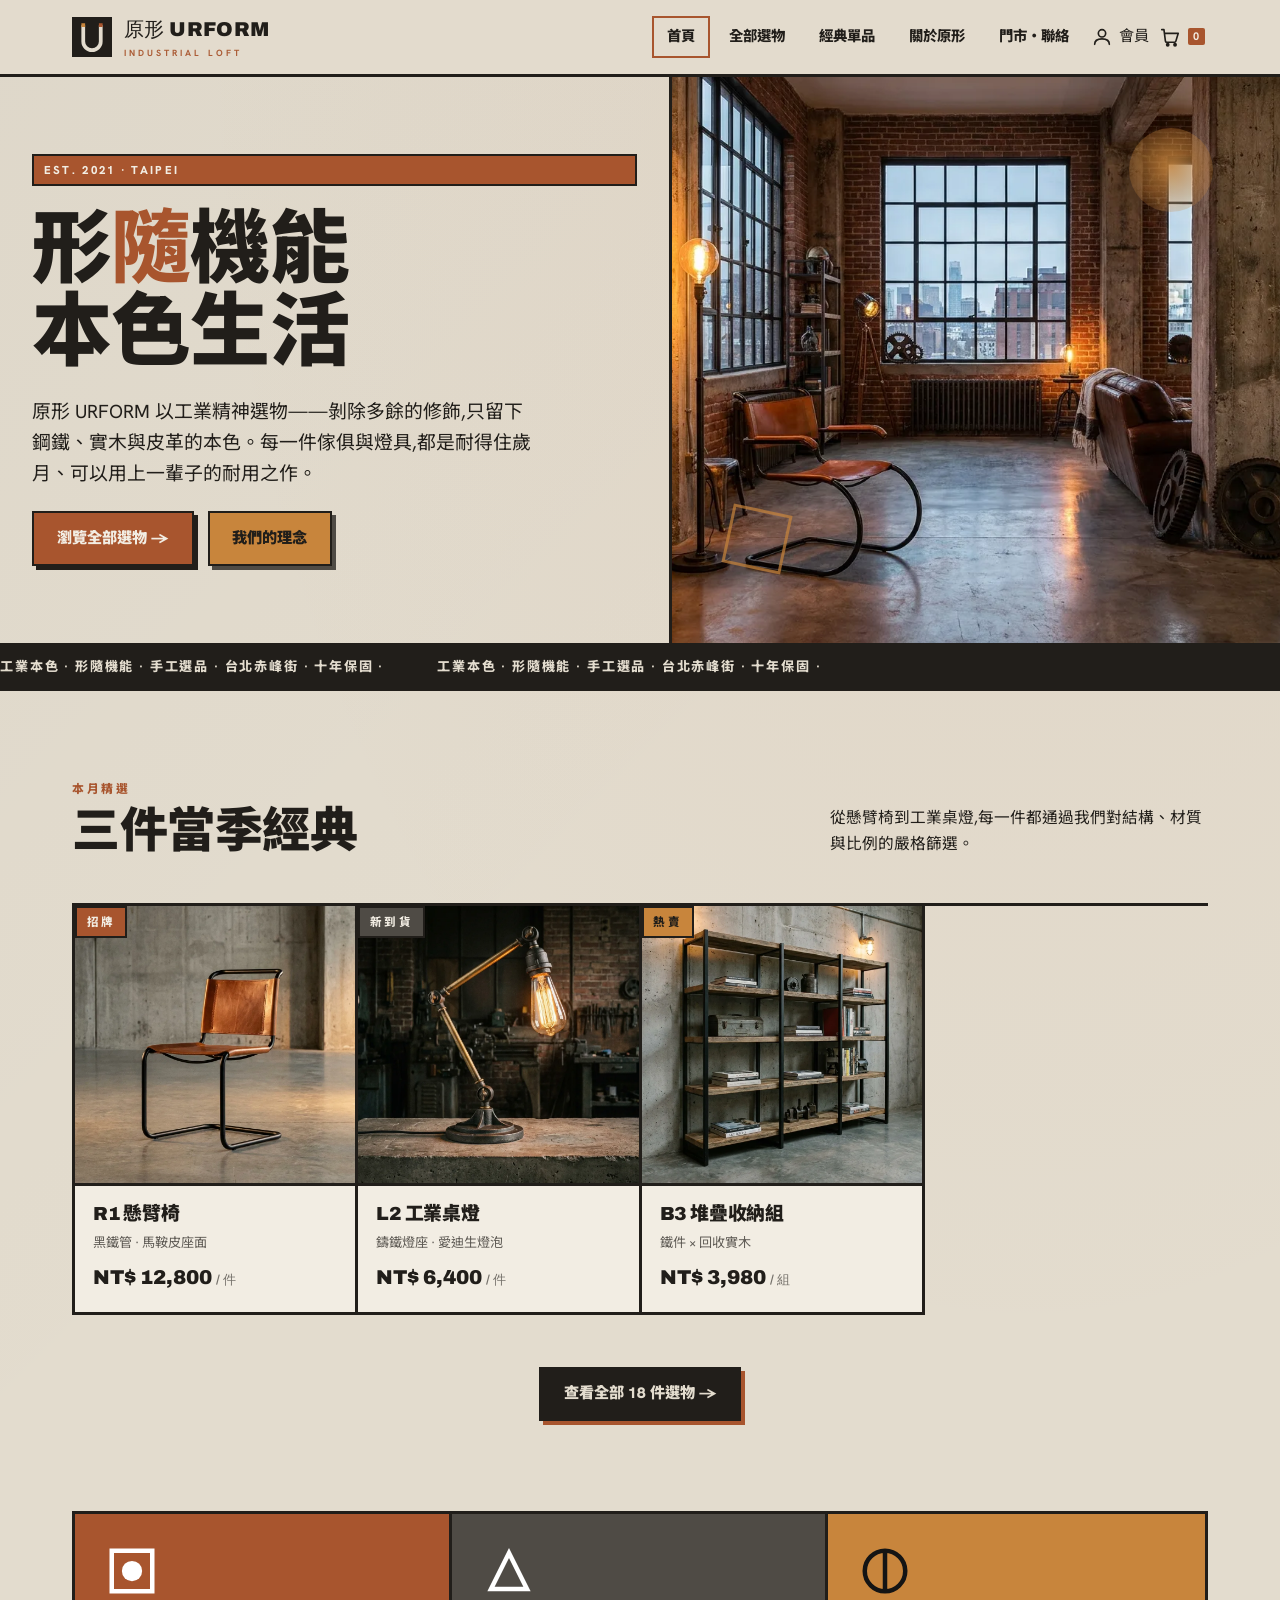
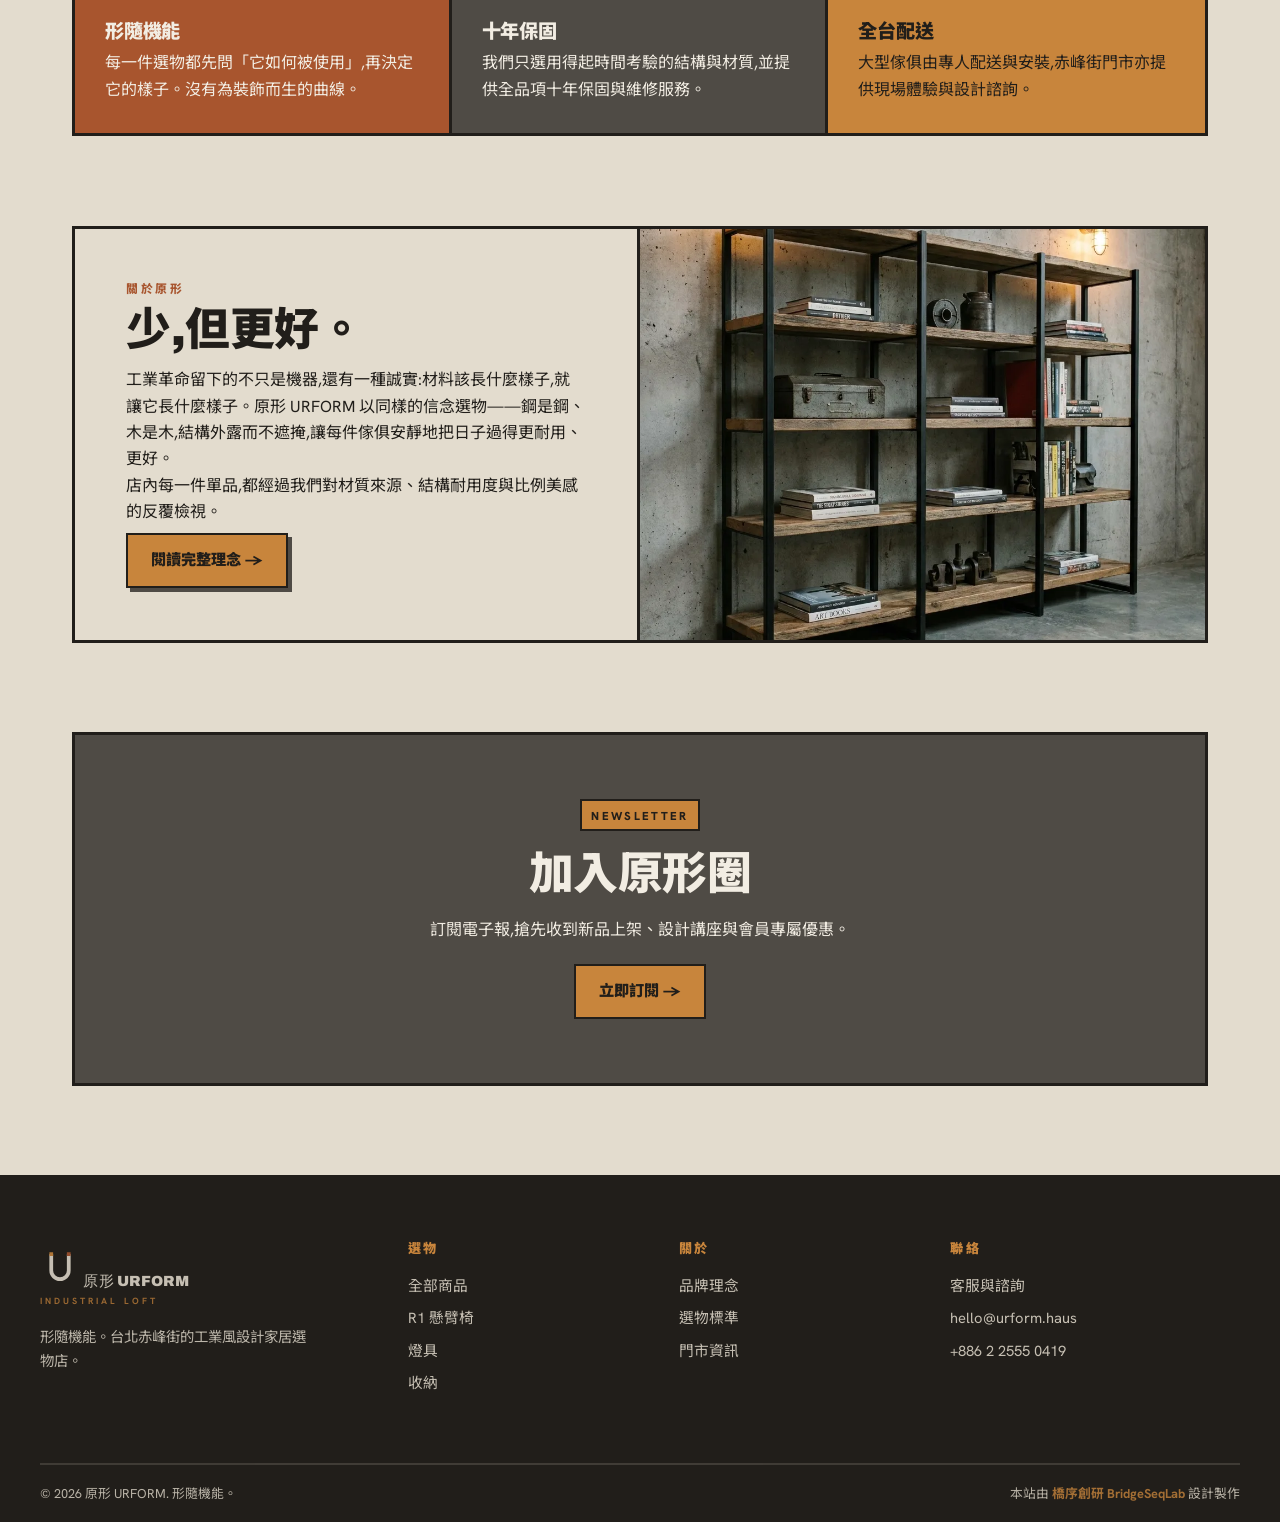
<file: index.html>
<!DOCTYPE html>
<html lang="zh-Hant">
<head>
<meta charset="UTF-8">
<meta name="viewport" content="width=device-width, initial-scale=1">
<title>原形 URFORM｜工業風設計家居選物・鐵件實木傢俱與工業燈具</title>
<meta name="description" content="原形 URFORM 是台北的工業風設計家居選物店,以「形隨機能」為核心,精選鐵件、實木與皮革打造的傢俱、燈具與收納。粗獷材質、誠實結構,把工業時代的耐用美學帶進當代生活。">
<meta name="keywords" content="工業風家具,loft,設計家居,選物店,鐵件傢俱,工業風燈具,懸臂椅,復古工業,皮革家具,台北家具">
<link rel="canonical" href="https://izzo24.github.io/urform-haus/index.html">
<meta property="og:type" content="website">
<meta property="og:site_name" content="原形 URFORM">
<meta property="og:locale" content="zh_TW">
<meta property="og:title" content="原形 URFORM｜工業風設計家居選物">
<meta property="og:description" content="形隨機能。精選鐵件、實木與皮革傢俱、燈具與收納,把工業時代的耐用美學帶進當代生活。">
<meta property="og:url" content="https://izzo24.github.io/urform-haus/index.html">
<meta property="og:image" content="https://izzo24.github.io/urform-haus/images/hero.webp">
<meta name="twitter:card" content="summary_large_image">
<meta name="theme-color" content="#E3DCCE">
<link rel="icon" type="image/svg+xml" href="./logo.svg">
<link rel="preconnect" href="https://fonts.googleapis.com">
<link rel="preconnect" href="https://fonts.gstatic.com" crossorigin>
<link href="https://fonts.googleapis.com/css2?family=Archivo:wght@800;900&family=Hanken+Grotesk:wght@400;500;700;800&family=Noto+Sans+TC:wght@400;500;700;900&display=swap" rel="stylesheet">
<link rel="stylesheet" href="./styles.css">
<link rel="stylesheet" href="./addon.css">
<script type="application/ld+json">
{"@context":"https://schema.org","@type":"Organization","name":"原形 URFORM","alternateName":"URFORM","url":"https://izzo24.github.io/urform-haus/","logo":"https://izzo24.github.io/urform-haus/logo.svg","description":"工業風設計家居選物店,精選鐵件、實木與皮革打造的傢俱、燈具與收納。","address":{"@type":"PostalAddress","streetAddress":"大同區赤峰街 41 巷 7 號","addressLocality":"台北市","addressRegion":"台灣","postalCode":"103","addressCountry":"TW"},"sameAs":["https://www.instagram.com/urform.haus","https://www.facebook.com/urform.haus"]}
</script>
<script type="application/ld+json">
{"@context":"https://schema.org","@type":"WebSite","name":"原形 URFORM","url":"https://izzo24.github.io/urform-haus/","inLanguage":"zh-Hant"}
</script>
</head>
<body>
<header class="site">
  <div class="wrap nav">
    <a class="brand" href="./index.html" aria-label="原形 URFORM 首頁">
      <svg viewBox="0 0 64 64" aria-hidden="true"><rect width="64" height="64" fill="#211E1A"/><path d="M18 13 V39 a14 14 0 0 0 28 0 V13" fill="none" stroke="#E3DCCE" stroke-width="6"/><rect x="15" y="10" width="6" height="6" fill="#C8853C"/><rect x="43" y="10" width="6" height="6" fill="#A8552E"/></svg>
      <span>原形 URFORM<small>INDUSTRIAL LOFT</small></span>
    </a>
    <button class="burger" aria-label="開啟選單" aria-expanded="false"><span></span><span></span><span></span></button>
    <nav class="menu" id="menu" aria-label="主選單">
      <a href="./index.html" aria-current="page">首頁</a>
      <a href="./shop.html">全部選物</a>
      <a href="./product.html">經典單品</a>
      <a href="./about.html">關於原形</a>
      <a href="./contact.html">門市・聯絡</a>
      <a class="acct-link" href="./member.html" aria-label="會員中心"><svg viewBox="0 0 24 24" fill="none" stroke="currentColor" stroke-width="1.8" stroke-linecap="round" stroke-linejoin="round" aria-hidden="true"><circle cx="12" cy="8" r="4"/><path d="M4 20c0-4 3.6-6 8-6s8 2 8 6"/></svg><span>會員</span></a><button class="cart-toggle" type="button" aria-label="購物車" aria-haspopup="dialog"><svg viewBox="0 0 24 24" fill="none" stroke="currentColor" stroke-width="1.8" stroke-linecap="round" stroke-linejoin="round" aria-hidden="true"><path d="M3 4h2.4l1.6 12.4a1.5 1.5 0 0 0 1.5 1.3h8.4a1.5 1.5 0 0 0 1.5-1.2L21 8H6.4"/><circle cx="9.5" cy="20.5" r="1.2" fill="currentColor"/><circle cx="17.5" cy="20.5" r="1.2" fill="currentColor"/></svg><span class="cart-badge" aria-hidden="true">0</span></button>
    </nav>
  </div>
</header>

<main>
<section class="hero">
  <div class="hero-grid">
    <div class="hero-copy">
      <span class="tag red">EST. 2021 · TAIPEI</span>
      <h1>形<span class="o">隨</span>機能<br>本色生活</h1>
      <p class="lead">原形 URFORM 以工業精神選物——剝除多餘的修飾,只留下鋼鐵、實木與皮革的本色。每一件傢俱與燈具,都是耐得住歲月、可以用上一輩子的耐用之作。</p>
      <div class="btn-row">
        <a href="./shop.html" class="btn red">瀏覽全部選物 →</a>
        <a href="./about.html" class="btn">我們的理念</a>
      </div>
    </div>
    <div class="hero-media">
      <img src="./images/hero.webp" alt="工業風 loft 客廳:黑鐵懸臂皮椅、回收實木層架與愛迪生燈泡落地燈,裸露磚牆與水泥質感空間" width="800" height="450" fetchpriority="high">
      <div class="shapes"><span class="c"></span><span class="s"></span></div>
    </div>
  </div>
</section>

<div class="marquee" aria-hidden="true">
  <div><span>工業本色&nbsp;·&nbsp;形隨機能&nbsp;·&nbsp;手工選品&nbsp;·&nbsp;台北赤峰街&nbsp;·&nbsp;十年保固&nbsp;·&nbsp;</span><span>工業本色&nbsp;·&nbsp;形隨機能&nbsp;·&nbsp;手工選品&nbsp;·&nbsp;台北赤峰街&nbsp;·&nbsp;十年保固&nbsp;·&nbsp;</span></div>
</div>

<section class="sec">
  <div class="wrap">
    <div class="sec-head">
      <div>
        <span class="kicker">本月精選</span>
        <h2>三件當季經典</h2>
      </div>
      <p>從懸臂椅到工業桌燈,每一件都通過我們對結構、材質與比例的嚴格篩選。</p>
    </div>
    <div class="grid-products">
      <a class="card" href="./product.html">
        <div class="ph"><span class="badge tag red">招牌</span><img src="./images/chair.webp" alt="原形 R1 懸臂椅:黑鐵管框架搭配馬鞍皮座面" width="500" height="500" loading="lazy"></div>
        <div class="body"><h3>R1 懸臂椅</h3><span class="meta">黑鐵管 · 馬鞍皮座面</span><span class="price">NT$ 12,800 <small>/ 件</small></span></div>
      </a>
      <a class="card" href="./product.html">
        <div class="ph"><span class="badge tag blue">新到貨</span><img src="./images/lamp.webp" alt="原形 L2 工業桌燈:鑄鐵燈臂與愛迪生燈泡" width="500" height="500" loading="lazy"></div>
        <div class="body"><h3>L2 工業桌燈</h3><span class="meta">鑄鐵燈座 · 愛迪生燈泡</span><span class="price">NT$ 6,400 <small>/ 件</small></span></div>
      </a>
      <a class="card" href="./product.html">
        <div class="ph"><span class="badge tag yellow">熱賣</span><img src="./images/storage.webp" alt="原形 B3 模組層架,黑鐵框架與回收實木層板" width="500" height="500" loading="lazy"></div>
        <div class="body"><h3>B3 堆疊收納組</h3><span class="meta">鐵件 × 回收實木</span><span class="price">NT$ 3,980 <small>/ 組</small></span></div>
      </a>
    </div>
    <div class="mt center"><a href="./shop.html" class="btn dark">查看全部 18 件選物 →</a></div>
  </div>
</section>

<section class="sec" style="padding-top:0">
  <div class="wrap">
    <div class="features">
      <div class="feat red">
        <svg class="ico" viewBox="0 0 48 48" aria-hidden="true"><rect x="6" y="6" width="36" height="36" fill="none" stroke="#fff" stroke-width="4"/><circle cx="24" cy="24" r="9" fill="#fff"/></svg>
        <h3>形隨機能</h3>
        <p>每一件選物都先問「它如何被使用」,再決定它的樣子。沒有為裝飾而生的曲線。</p>
      </div>
      <div class="feat blue">
        <svg class="ico" viewBox="0 0 48 48" aria-hidden="true"><path d="M8 40 L24 8 L40 40 Z" fill="none" stroke="#fff" stroke-width="4"/></svg>
        <h3>十年保固</h3>
        <p>我們只選用得起時間考驗的結構與材質,並提供全品項十年保固與維修服務。</p>
      </div>
      <div class="feat yellow">
        <svg class="ico" viewBox="0 0 48 48" aria-hidden="true"><circle cx="24" cy="24" r="18" fill="none" stroke="#141414" stroke-width="4"/><line x1="24" y1="6" x2="24" y2="42" stroke="#141414" stroke-width="4"/></svg>
        <h3>全台配送</h3>
        <p>大型傢俱由專人配送與安裝,赤峰街門市亦提供現場體驗與設計諮詢。</p>
      </div>
    </div>
  </div>
</section>

<section class="sec" style="padding-top:0">
  <div class="wrap">
    <div class="split">
      <div class="copy">
        <span class="kicker">關於原形</span>
        <h2 style="font-size:clamp(1.8rem,4vw,2.8rem)">少,但更好。</h2>
        <p style="margin-top:14px">工業革命留下的不只是機器,還有一種誠實:材料該長什麼樣子,就讓它長什麼樣子。原形 URFORM 以同樣的信念選物——鋼是鋼、木是木,結構外露而不遮掩,讓每件傢俱安靜地把日子過得更耐用、更好。</p>
        <p>店內每一件單品,都經過我們對材質來源、結構耐用度與比例美感的反覆檢視。</p>
        <a href="./about.html" class="btn" style="margin-top:8px">閱讀完整理念 →</a>
      </div>
      <div class="media"><img src="./images/storage.webp" alt="原形選物:黑鐵框架與回收實木構成的工業風模組層架" width="600" height="600" loading="lazy"></div>
    </div>
  </div>
</section>

<section class="sec" style="padding-top:0">
  <div class="wrap">
    <div class="cta">
      <span class="tag yellow">NEWSLETTER</span>
      <h2>加入原形圈</h2>
      <p>訂閱電子報,搶先收到新品上架、設計講座與會員專屬優惠。</p>
      <a href="./contact.html" class="btn">立即訂閱 →</a>
    </div>
  </div>
</section>
</main>

<footer class="site">
  <div class="wrap foot">
    <div>
      <a class="brand" href="./index.html" aria-label="原形 URFORM">
        <svg viewBox="0 0 64 64" aria-hidden="true"><rect width="64" height="64" fill="#211E1A"/><path d="M18 13 V39 a14 14 0 0 0 28 0 V13" fill="none" stroke="#E3DCCE" stroke-width="6"/><rect x="15" y="10" width="6" height="6" fill="#C8853C"/><rect x="43" y="10" width="6" height="6" fill="#A8552E"/></svg>
        <span>原形 URFORM<small>INDUSTRIAL LOFT</small></span>
      </a>
      <p class="desc">形隨機能。台北赤峰街的工業風設計家居選物店。</p>
    </div>
    <div>
      <h4>選物</h4>
      <a href="./shop.html">全部商品</a>
      <a href="./product.html">R1 懸臂椅</a>
      <a href="./shop.html">燈具</a>
      <a href="./shop.html">收納</a>
    </div>
    <div>
      <h4>關於</h4>
      <a href="./about.html">品牌理念</a>
      <a href="./about.html">選物標準</a>
      <a href="./contact.html">門市資訊</a>
    </div>
    <div>
      <h4>聯絡</h4>
      <a href="./contact.html">客服與諮詢</a>
      <a href="mailto:hello@urform.haus">hello@urform.haus</a>
      <a href="./contact.html">+886 2 2555 0419</a>
    </div>
  </div>
  <div class="wrap subbar">
    <span>© <span id="yr">2026</span> 原形 URFORM. 形隨機能。</span>
    <span class="credit">本站由 <b>橋序創研 BridgeSeqLab</b> 設計製作</span>
  </div>
</footer>
<script src="./main.js"></script>
<div class="cart-overlay" id="cartOverlay"></div>
<aside class="cart-drawer" id="cartDrawer" role="dialog" aria-modal="true" aria-label="購物車" aria-hidden="true">
  <div class="cd-head"><h2>購物車</h2><button class="cd-close" id="cartClose" aria-label="關閉購物車"><svg viewBox="0 0 24 24" fill="none" stroke="currentColor" stroke-width="2" stroke-linecap="round" aria-hidden="true"><path d="M6 6l12 12M18 6L6 18"/></svg></button></div>
  <div class="cd-body"><p class="cd-empty">您的購物車目前是空的。<br>歡迎先逛逛全部選物。</p></div>
  <div class="cd-foot"><div class="cd-total"><span>小計</span><span>NT$ 0</span></div><a class="mc-btn" href="./shop.html">前往選購</a></div>
</aside>
<script src="./addon.js" defer></script>
</body>
</html>
</file>
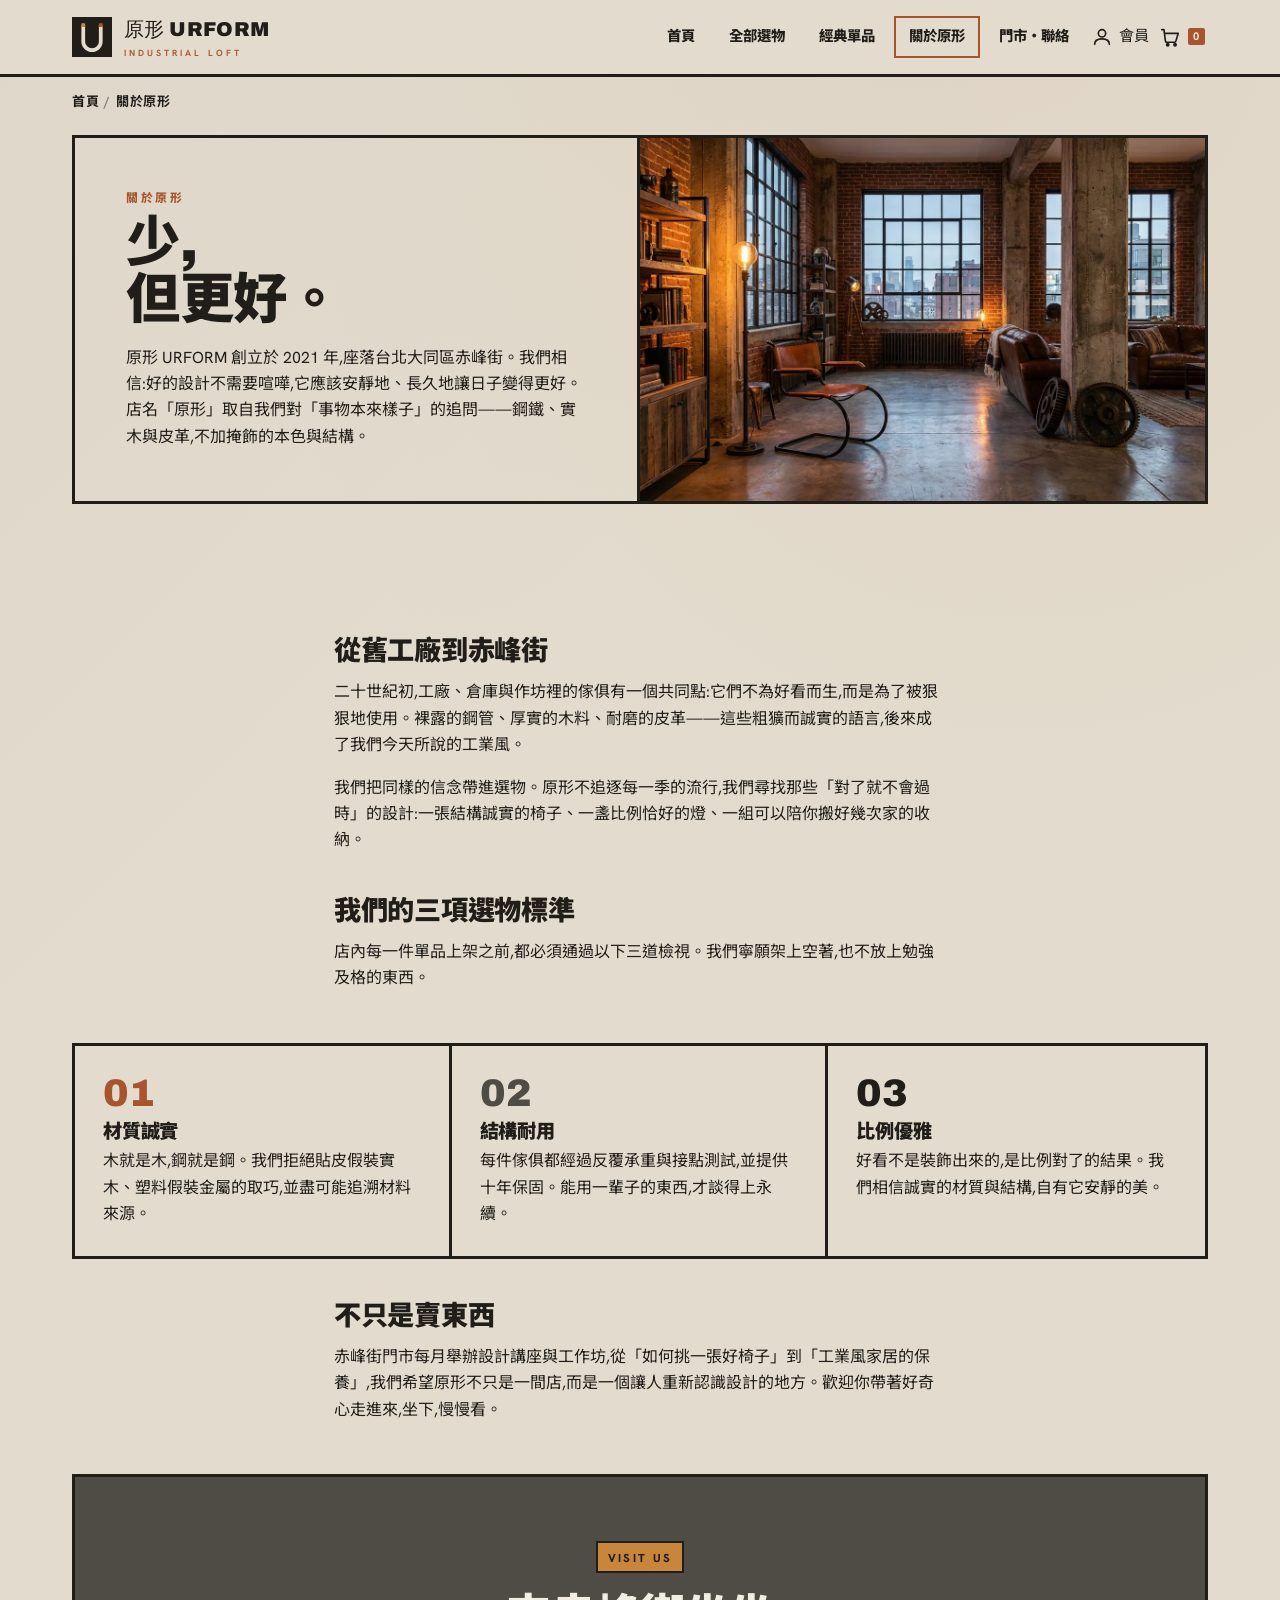
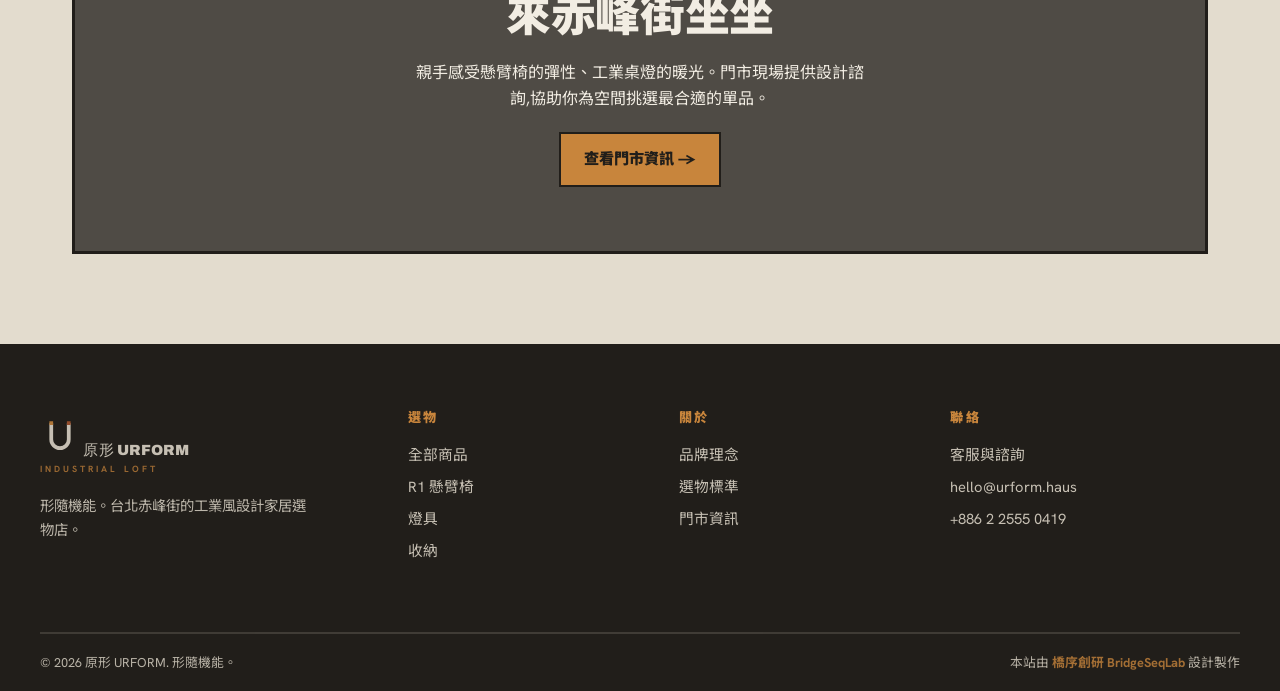
<file: about.html>
<!DOCTYPE html>
<html lang="zh-Hant">
<head>
<meta charset="UTF-8">
<meta name="viewport" content="width=device-width, initial-scale=1">
<title>關於原形｜工業精神與我們的選物標準 - 原形 URFORM</title>
<meta name="description" content="認識原形 URFORM:我們承襲工業設計「形隨機能」的信念,以材質來源、結構耐用度與比例美感三項標準篩選每一件設計家居。少,但更好。">
<meta name="keywords" content="工業風,品牌理念,設計選物標準,形隨機能,loft,原形,URFORM,永續傢俱">
<link rel="canonical" href="https://izzo24.github.io/urform-haus/about.html">
<meta property="og:type" content="article">
<meta property="og:site_name" content="原形 URFORM">
<meta property="og:locale" content="zh_TW">
<meta property="og:title" content="關於原形｜工業精神與選物標準">
<meta property="og:description" content="承襲「形隨機能」,以三項標準篩選每一件設計家居。少,但更好。">
<meta property="og:url" content="https://izzo24.github.io/urform-haus/about.html">
<meta property="og:image" content="https://izzo24.github.io/urform-haus/images/hero.webp">
<meta name="twitter:card" content="summary_large_image">
<meta name="theme-color" content="#E3DCCE">
<link rel="icon" type="image/svg+xml" href="./logo.svg">
<link rel="preconnect" href="https://fonts.googleapis.com">
<link rel="preconnect" href="https://fonts.gstatic.com" crossorigin>
<link href="https://fonts.googleapis.com/css2?family=Archivo:wght@800;900&family=Hanken+Grotesk:wght@400;500;700;800&family=Noto+Sans+TC:wght@400;500;700;900&display=swap" rel="stylesheet">
<link rel="stylesheet" href="./styles.css">
<link rel="stylesheet" href="./addon.css">
<script type="application/ld+json">
{"@context":"https://schema.org","@type":"AboutPage","name":"關於原形 URFORM","url":"https://izzo24.github.io/urform-haus/about.html","inLanguage":"zh-Hant","mainEntity":{"@type":"Organization","name":"原形 URFORM","url":"https://izzo24.github.io/urform-haus/","foundingDate":"2021","foundingLocation":"台北市"}}
</script>
<script type="application/ld+json">
{"@context":"https://schema.org","@type":"BreadcrumbList","itemListElement":[{"@type":"ListItem","position":1,"name":"首頁","item":"https://izzo24.github.io/urform-haus/index.html"},{"@type":"ListItem","position":2,"name":"關於原形","item":"https://izzo24.github.io/urform-haus/about.html"}]}
</script>
</head>
<body>
<header class="site">
  <div class="wrap nav">
    <a class="brand" href="./index.html" aria-label="原形 URFORM 首頁">
      <svg viewBox="0 0 64 64" aria-hidden="true"><rect width="64" height="64" fill="#211E1A"/><path d="M18 13 V39 a14 14 0 0 0 28 0 V13" fill="none" stroke="#E3DCCE" stroke-width="6"/><rect x="15" y="10" width="6" height="6" fill="#C8853C"/><rect x="43" y="10" width="6" height="6" fill="#A8552E"/></svg>
      <span>原形 URFORM<small>INDUSTRIAL LOFT</small></span>
    </a>
    <button class="burger" aria-label="開啟選單" aria-expanded="false"><span></span><span></span><span></span></button>
    <nav class="menu" id="menu" aria-label="主選單">
      <a href="./index.html">首頁</a>
      <a href="./shop.html">全部選物</a>
      <a href="./product.html">經典單品</a>
      <a href="./about.html" aria-current="page">關於原形</a>
      <a href="./contact.html">門市・聯絡</a>
      <a class="acct-link" href="./member.html" aria-label="會員中心"><svg viewBox="0 0 24 24" fill="none" stroke="currentColor" stroke-width="1.8" stroke-linecap="round" stroke-linejoin="round" aria-hidden="true"><circle cx="12" cy="8" r="4"/><path d="M4 20c0-4 3.6-6 8-6s8 2 8 6"/></svg><span>會員</span></a><button class="cart-toggle" type="button" aria-label="購物車" aria-haspopup="dialog"><svg viewBox="0 0 24 24" fill="none" stroke="currentColor" stroke-width="1.8" stroke-linecap="round" stroke-linejoin="round" aria-hidden="true"><path d="M3 4h2.4l1.6 12.4a1.5 1.5 0 0 0 1.5 1.3h8.4a1.5 1.5 0 0 0 1.5-1.2L21 8H6.4"/><circle cx="9.5" cy="20.5" r="1.2" fill="currentColor"/><circle cx="17.5" cy="20.5" r="1.2" fill="currentColor"/></svg><span class="cart-badge" aria-hidden="true">0</span></button>
    </nav>
  </div>
</header>

<main>
<div class="wrap">
  <nav class="crumbs" aria-label="麵包屑"><a href="./index.html">首頁</a><span class="sep">/</span><span>關於原形</span></nav>
</div>

<section class="sec" style="padding-top:8px">
  <div class="wrap">
    <div class="split">
      <div class="copy">
        <span class="kicker">關於原形</span>
        <h1 style="font-size:clamp(2.2rem,5vw,3.4rem)">少,<br>但更好。</h1>
        <p style="margin-top:16px">原形 URFORM 創立於 2021 年,座落台北大同區赤峰街。我們相信:好的設計不需要喧嘩,它應該安靜地、長久地讓日子變得更好。</p>
        <p>店名「原形」取自我們對「事物本來樣子」的追問——鋼鐵、實木與皮革,不加掩飾的本色與結構。</p>
      </div>
      <div class="media"><img src="./images/hero.webp" alt="原形赤峰街門市一隅,以黑鐵、實木與皮革構成的工業風 loft 空間" width="600" height="600" loading="lazy"></div>
    </div>
  </div>
</section>

<section class="sec" style="padding-top:0">
  <div class="wrap">
    <article class="prose" style="margin:0 auto">
      <h2>從舊工廠到赤峰街</h2>
      <p>二十世紀初,工廠、倉庫與作坊裡的傢俱有一個共同點:它們不為好看而生,而是為了被狠狠地使用。裸露的鋼管、厚實的木料、耐磨的皮革——這些粗獷而誠實的語言,後來成了我們今天所說的工業風。</p>
      <p>我們把同樣的信念帶進選物。原形不追逐每一季的流行,我們尋找那些「對了就不會過時」的設計:一張結構誠實的椅子、一盞比例恰好的燈、一組可以陪你搬好幾次家的收納。</p>

      <h2>我們的三項選物標準</h2>
      <p>店內每一件單品上架之前,都必須通過以下三道檢視。我們寧願架上空著,也不放上勉強及格的東西。</p>
    </article>

    <div class="steps mt">
      <div class="step r">
        <div class="num">01</div>
        <h3 style="margin:10px 0 6px;font-size:1.2rem">材質誠實</h3>
        <p>木就是木,鋼就是鋼。我們拒絕貼皮假裝實木、塑料假裝金屬的取巧,並盡可能追溯材料來源。</p>
      </div>
      <div class="step b">
        <div class="num">02</div>
        <h3 style="margin:10px 0 6px;font-size:1.2rem">結構耐用</h3>
        <p>每件傢俱都經過反覆承重與接點測試,並提供十年保固。能用一輩子的東西,才談得上永續。</p>
      </div>
      <div class="step">
        <div class="num">03</div>
        <h3 style="margin:10px 0 6px;font-size:1.2rem">比例優雅</h3>
        <p>好看不是裝飾出來的,是比例對了的結果。我們相信誠實的材質與結構,自有它安靜的美。</p>
      </div>
    </div>

    <article class="prose mt" style="margin:0 auto">
      <h2>不只是賣東西</h2>
      <p>赤峰街門市每月舉辦設計講座與工作坊,從「如何挑一張好椅子」到「工業風家居的保養」,我們希望原形不只是一間店,而是一個讓人重新認識設計的地方。歡迎你帶著好奇心走進來,坐下,慢慢看。</p>
    </article>

    <div class="cta mt">
      <span class="tag yellow">VISIT US</span>
      <h2>來赤峰街坐坐</h2>
      <p>親手感受懸臂椅的彈性、工業桌燈的暖光。門市現場提供設計諮詢,協助你為空間挑選最合適的單品。</p>
      <a href="./contact.html" class="btn">查看門市資訊 →</a>
    </div>
  </div>
</section>
</main>

<footer class="site">
  <div class="wrap foot">
    <div>
      <a class="brand" href="./index.html" aria-label="原形 URFORM">
        <svg viewBox="0 0 64 64" aria-hidden="true"><rect width="64" height="64" fill="#211E1A"/><path d="M18 13 V39 a14 14 0 0 0 28 0 V13" fill="none" stroke="#E3DCCE" stroke-width="6"/><rect x="15" y="10" width="6" height="6" fill="#C8853C"/><rect x="43" y="10" width="6" height="6" fill="#A8552E"/></svg>
        <span>原形 URFORM<small>INDUSTRIAL LOFT</small></span>
      </a>
      <p class="desc">形隨機能。台北赤峰街的工業風設計家居選物店。</p>
    </div>
    <div><h4>選物</h4><a href="./shop.html">全部商品</a><a href="./product.html">R1 懸臂椅</a><a href="./shop.html">燈具</a><a href="./shop.html">收納</a></div>
    <div><h4>關於</h4><a href="./about.html">品牌理念</a><a href="./about.html">選物標準</a><a href="./contact.html">門市資訊</a></div>
    <div><h4>聯絡</h4><a href="./contact.html">客服與諮詢</a><a href="mailto:hello@urform.haus">hello@urform.haus</a><a href="./contact.html">+886 2 2555 0419</a></div>
  </div>
  <div class="wrap subbar">
    <span>© <span id="yr">2026</span> 原形 URFORM. 形隨機能。</span>
    <span class="credit">本站由 <b>橋序創研 BridgeSeqLab</b> 設計製作</span>
  </div>
</footer>
<script src="./main.js"></script>
<div class="cart-overlay" id="cartOverlay"></div>
<aside class="cart-drawer" id="cartDrawer" role="dialog" aria-modal="true" aria-label="購物車" aria-hidden="true">
  <div class="cd-head"><h2>購物車</h2><button class="cd-close" id="cartClose" aria-label="關閉購物車"><svg viewBox="0 0 24 24" fill="none" stroke="currentColor" stroke-width="2" stroke-linecap="round" aria-hidden="true"><path d="M6 6l12 12M18 6L6 18"/></svg></button></div>
  <div class="cd-body"><p class="cd-empty">您的購物車目前是空的。<br>歡迎先逛逛全部選物。</p></div>
  <div class="cd-foot"><div class="cd-total"><span>小計</span><span>NT$ 0</span></div><a class="mc-btn" href="./shop.html">前往選購</a></div>
</aside>
<script src="./addon.js" defer></script>
</body>
</html>
</file>
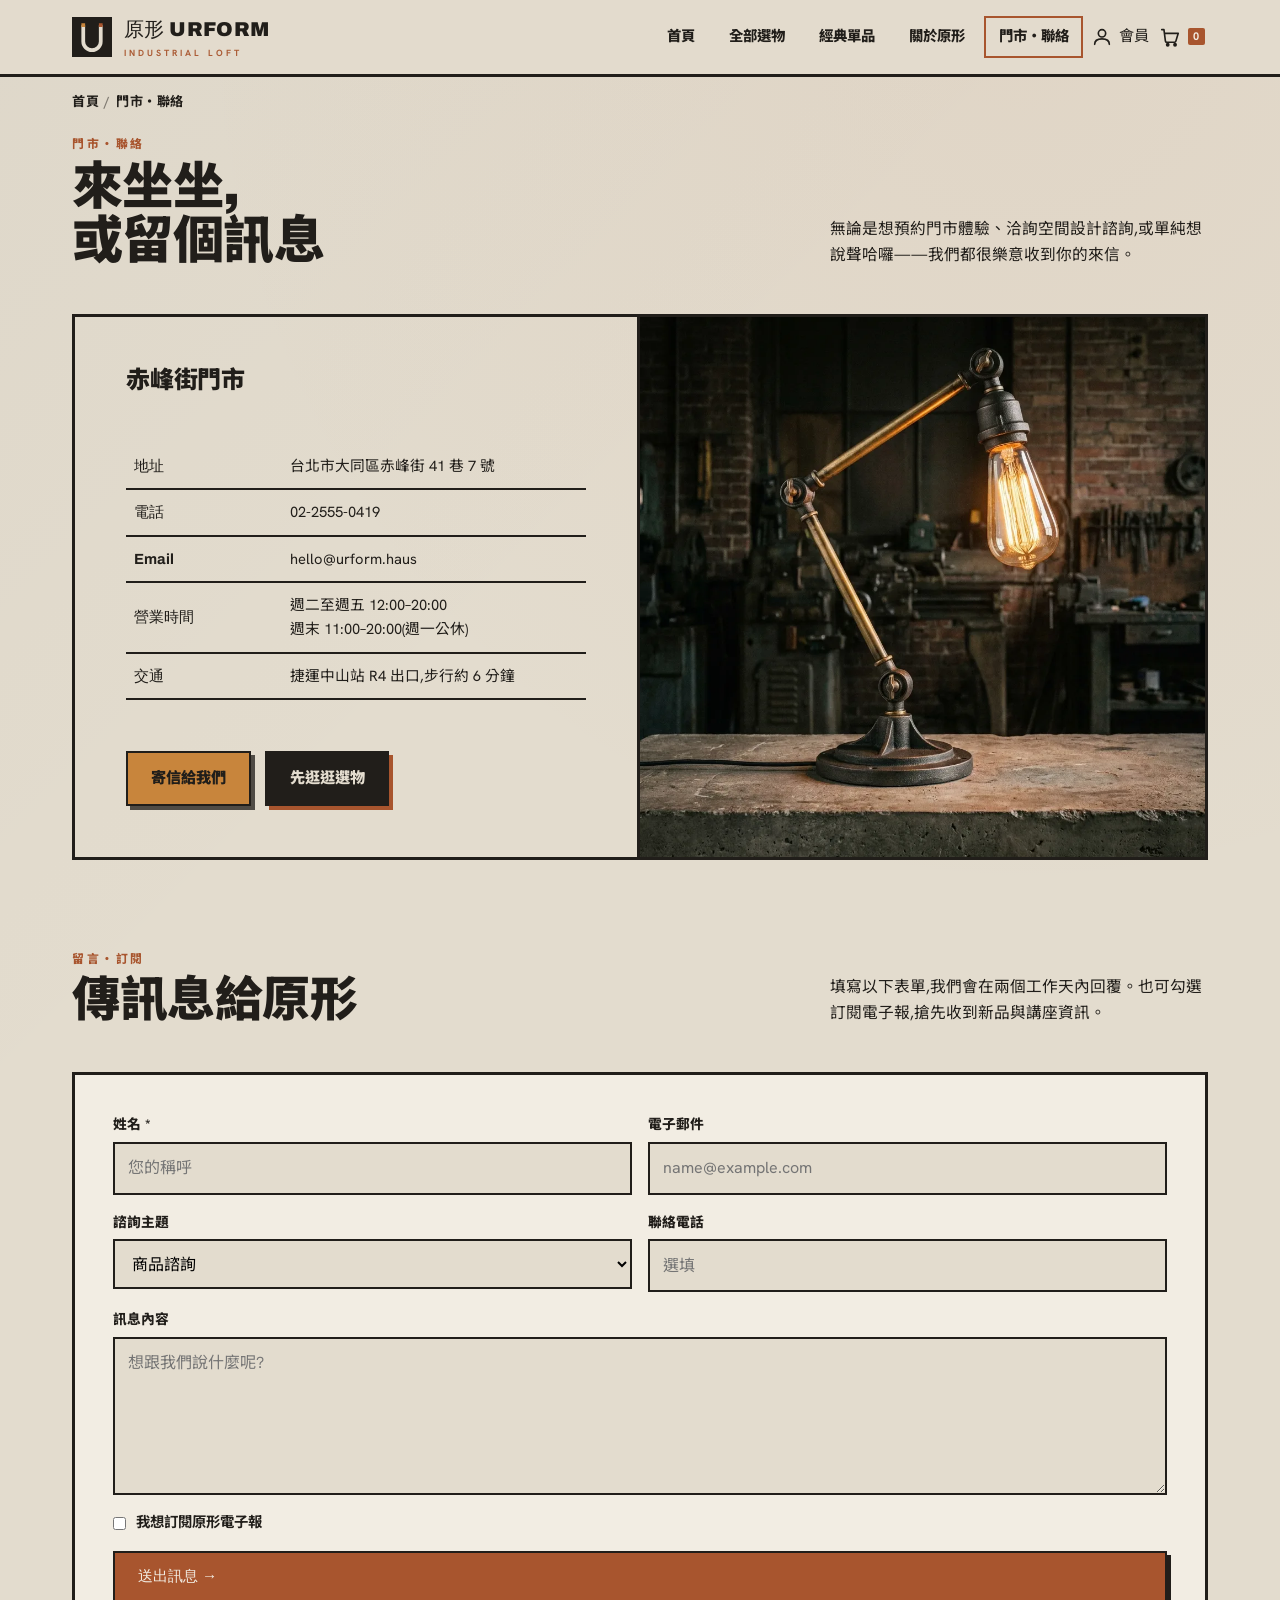
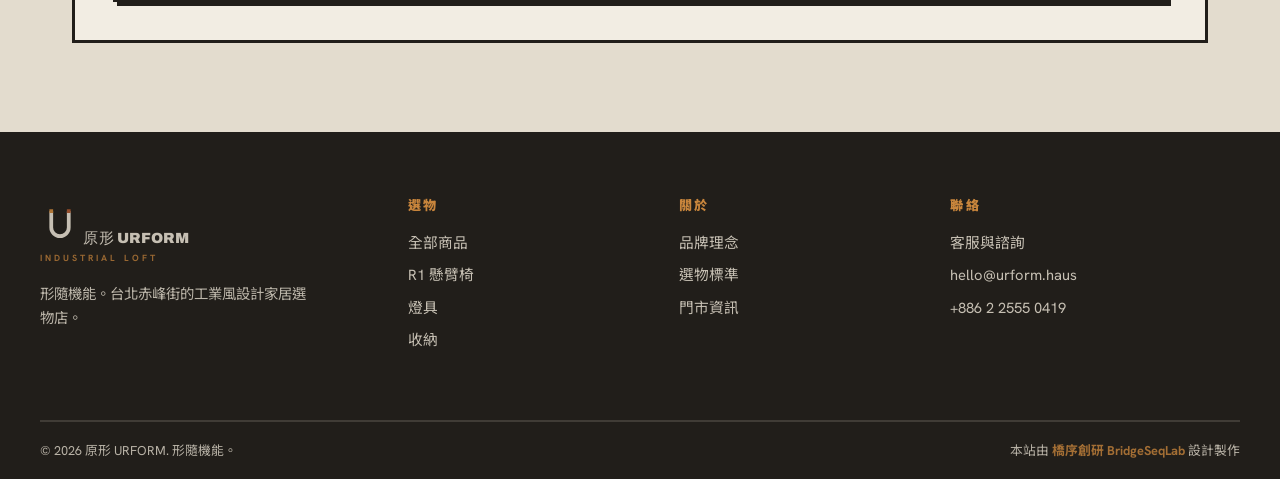
<file: contact.html>
<!DOCTYPE html>
<html lang="zh-Hant">
<head>
<meta charset="UTF-8">
<meta name="viewport" content="width=device-width, initial-scale=1">
<title>門市・聯絡｜赤峰街門市資訊與設計諮詢 - 原形 URFORM</title>
<meta name="description" content="原形 URFORM 赤峰街門市資訊、營業時間與交通方式。提供設計諮詢、預約體驗與電子報訂閱。地址:台北市大同區赤峰街 41 巷 7 號。電話 02-2555-0419。">
<meta name="keywords" content="原形門市,赤峰街,設計諮詢,預約體驗,聯絡我們,台北家具店,營業時間,電子報">
<link rel="canonical" href="https://izzo24.github.io/urform-haus/contact.html">
<meta property="og:type" content="website">
<meta property="og:site_name" content="原形 URFORM">
<meta property="og:locale" content="zh_TW">
<meta property="og:title" content="門市・聯絡｜原形 URFORM">
<meta property="og:description" content="赤峰街門市資訊、營業時間與設計諮詢預約。">
<meta property="og:url" content="https://izzo24.github.io/urform-haus/contact.html">
<meta property="og:image" content="https://izzo24.github.io/urform-haus/images/lamp.webp">
<meta name="twitter:card" content="summary_large_image">
<meta name="theme-color" content="#E3DCCE">
<link rel="icon" type="image/svg+xml" href="./logo.svg">
<link rel="preconnect" href="https://fonts.googleapis.com">
<link rel="preconnect" href="https://fonts.gstatic.com" crossorigin>
<link href="https://fonts.googleapis.com/css2?family=Archivo:wght@800;900&family=Hanken+Grotesk:wght@400;500;700;800&family=Noto+Sans+TC:wght@400;500;700;900&display=swap" rel="stylesheet">
<link rel="stylesheet" href="./styles.css">
<link rel="stylesheet" href="./addon.css">
<script type="application/ld+json">
{"@context":"https://schema.org","@type":"HomeGoodsStore","name":"原形 URFORM","image":"https://izzo24.github.io/urform-haus/images/hero.webp","url":"https://izzo24.github.io/urform-haus/","telephone":"+886-2-2555-0419","email":"hello@urform.haus","priceRange":"$$","address":{"@type":"PostalAddress","streetAddress":"大同區赤峰街 41 巷 7 號","addressLocality":"台北市","postalCode":"103","addressCountry":"TW"},"geo":{"@type":"GeoCoordinates","latitude":"25.0556","longitude":"121.5200"},"openingHoursSpecification":[{"@type":"OpeningHoursSpecification","dayOfWeek":["Tuesday","Wednesday","Thursday","Friday"],"opens":"12:00","closes":"20:00"},{"@type":"OpeningHoursSpecification","dayOfWeek":["Saturday","Sunday"],"opens":"11:00","closes":"20:00"}]}
</script>
<script type="application/ld+json">
{"@context":"https://schema.org","@type":"BreadcrumbList","itemListElement":[{"@type":"ListItem","position":1,"name":"首頁","item":"https://izzo24.github.io/urform-haus/index.html"},{"@type":"ListItem","position":2,"name":"門市・聯絡","item":"https://izzo24.github.io/urform-haus/contact.html"}]}
</script>
</head>
<body>
<header class="site">
  <div class="wrap nav">
    <a class="brand" href="./index.html" aria-label="原形 URFORM 首頁">
      <svg viewBox="0 0 64 64" aria-hidden="true"><rect width="64" height="64" fill="#211E1A"/><path d="M18 13 V39 a14 14 0 0 0 28 0 V13" fill="none" stroke="#E3DCCE" stroke-width="6"/><rect x="15" y="10" width="6" height="6" fill="#C8853C"/><rect x="43" y="10" width="6" height="6" fill="#A8552E"/></svg>
      <span>原形 URFORM<small>INDUSTRIAL LOFT</small></span>
    </a>
    <button class="burger" aria-label="開啟選單" aria-expanded="false"><span></span><span></span><span></span></button>
    <nav class="menu" id="menu" aria-label="主選單">
      <a href="./index.html">首頁</a>
      <a href="./shop.html">全部選物</a>
      <a href="./product.html">經典單品</a>
      <a href="./about.html">關於原形</a>
      <a href="./contact.html" aria-current="page">門市・聯絡</a>
      <a class="acct-link" href="./member.html" aria-label="會員中心"><svg viewBox="0 0 24 24" fill="none" stroke="currentColor" stroke-width="1.8" stroke-linecap="round" stroke-linejoin="round" aria-hidden="true"><circle cx="12" cy="8" r="4"/><path d="M4 20c0-4 3.6-6 8-6s8 2 8 6"/></svg><span>會員</span></a><button class="cart-toggle" type="button" aria-label="購物車" aria-haspopup="dialog"><svg viewBox="0 0 24 24" fill="none" stroke="currentColor" stroke-width="1.8" stroke-linecap="round" stroke-linejoin="round" aria-hidden="true"><path d="M3 4h2.4l1.6 12.4a1.5 1.5 0 0 0 1.5 1.3h8.4a1.5 1.5 0 0 0 1.5-1.2L21 8H6.4"/><circle cx="9.5" cy="20.5" r="1.2" fill="currentColor"/><circle cx="17.5" cy="20.5" r="1.2" fill="currentColor"/></svg><span class="cart-badge" aria-hidden="true">0</span></button>
    </nav>
  </div>
</header>

<main>
<div class="wrap">
  <nav class="crumbs" aria-label="麵包屑"><a href="./index.html">首頁</a><span class="sep">/</span><span>門市・聯絡</span></nav>
</div>

<section class="sec" style="padding-top:8px">
  <div class="wrap">
    <div class="sec-head"><div><span class="kicker">門市・聯絡</span><h1 style="font-size:clamp(2rem,5vw,3.2rem)">來坐坐,<br>或留個訊息</h1></div><p>無論是想預約門市體驗、洽詢空間設計諮詢,或單純想說聲哈囉——我們都很樂意收到你的來信。</p></div>

    <div class="split">
      <div class="copy">
        <h2 style="font-size:1.5rem">赤峰街門市</h2>
        <table class="spec mt">
          <tbody>
            <tr><th>地址</th><td>台北市大同區赤峰街 41 巷 7 號</td></tr>
            <tr><th>電話</th><td>02-2555-0419</td></tr>
            <tr><th>Email</th><td>hello@urform.haus</td></tr>
            <tr><th>營業時間</th><td>週二至週五 12:00–20:00<br>週末 11:00–20:00(週一公休)</td></tr>
            <tr><th>交通</th><td>捷運中山站 R4 出口,步行約 6 分鐘</td></tr>
          </tbody>
        </table>
        <div class="btn-row mt"><a class="btn" href="mailto:hello@urform.haus">寄信給我們</a><a class="btn dark" href="./shop.html">先逛逛選物</a></div>
      </div>
      <div class="media"><img src="./images/lamp.webp" alt="原形赤峰街門市內,L2 工業桌燈的展示陳列" width="600" height="600" loading="lazy"></div>
    </div>
  </div>
</section>

<section class="sec" style="padding-top:0">
  <div class="wrap">
    <div class="sec-head"><div><span class="kicker">留言・訂閱</span><h2>傳訊息給原形</h2></div><p>填寫以下表單,我們會在兩個工作天內回覆。也可勾選訂閱電子報,搶先收到新品與講座資訊。</p></div>
    <form class="contact" novalidate>
      <div class="grid2">
        <div class="field"><label for="f-name">姓名 *</label><input id="f-name" name="name" type="text" autocomplete="name" placeholder="您的稱呼"></div>
        <div class="field"><label for="f-email">電子郵件</label><input id="f-email" name="email" type="email" autocomplete="email" placeholder="name@example.com"></div>
      </div>
      <div class="grid2">
        <div class="field"><label for="f-topic">諮詢主題</label>
          <select id="f-topic" name="topic">
            <option>商品諮詢</option><option>門市體驗預約</option><option>空間設計諮詢</option><option>合作提案</option><option>其他</option>
          </select>
        </div>
        <div class="field"><label for="f-phone">聯絡電話</label><input id="f-phone" name="phone" type="tel" autocomplete="tel" placeholder="選填"></div>
      </div>
      <div class="field"><label for="f-msg">訊息內容</label><textarea id="f-msg" name="message" rows="5" placeholder="想跟我們說什麼呢?"></textarea></div>
      <label style="display:flex;gap:10px;align-items:center;font-size:.9rem;font-weight:700"><input type="checkbox" name="sub" style="width:auto"> 我想訂閱原形電子報</label>
      <div class="formnote" role="status"></div>
      <button class="btn red" type="submit">送出訊息 →</button>
    </form>
  </div>
</section>
</main>

<footer class="site">
  <div class="wrap foot">
    <div>
      <a class="brand" href="./index.html" aria-label="原形 URFORM">
        <svg viewBox="0 0 64 64" aria-hidden="true"><rect width="64" height="64" fill="#211E1A"/><path d="M18 13 V39 a14 14 0 0 0 28 0 V13" fill="none" stroke="#E3DCCE" stroke-width="6"/><rect x="15" y="10" width="6" height="6" fill="#C8853C"/><rect x="43" y="10" width="6" height="6" fill="#A8552E"/></svg>
        <span>原形 URFORM<small>INDUSTRIAL LOFT</small></span>
      </a>
      <p class="desc">形隨機能。台北赤峰街的工業風設計家居選物店。</p>
    </div>
    <div><h4>選物</h4><a href="./shop.html">全部商品</a><a href="./product.html">R1 懸臂椅</a><a href="./shop.html">燈具</a><a href="./shop.html">收納</a></div>
    <div><h4>關於</h4><a href="./about.html">品牌理念</a><a href="./about.html">選物標準</a><a href="./contact.html">門市資訊</a></div>
    <div><h4>聯絡</h4><a href="./contact.html">客服與諮詢</a><a href="mailto:hello@urform.haus">hello@urform.haus</a><a href="./contact.html">+886 2 2555 0419</a></div>
  </div>
  <div class="wrap subbar">
    <span>© <span id="yr">2026</span> 原形 URFORM. 形隨機能。</span>
    <span class="credit">本站由 <b>橋序創研 BridgeSeqLab</b> 設計製作</span>
  </div>
</footer>
<script src="./main.js"></script>
<div class="cart-overlay" id="cartOverlay"></div>
<aside class="cart-drawer" id="cartDrawer" role="dialog" aria-modal="true" aria-label="購物車" aria-hidden="true">
  <div class="cd-head"><h2>購物車</h2><button class="cd-close" id="cartClose" aria-label="關閉購物車"><svg viewBox="0 0 24 24" fill="none" stroke="currentColor" stroke-width="2" stroke-linecap="round" aria-hidden="true"><path d="M6 6l12 12M18 6L6 18"/></svg></button></div>
  <div class="cd-body"><p class="cd-empty">您的購物車目前是空的。<br>歡迎先逛逛全部選物。</p></div>
  <div class="cd-foot"><div class="cd-total"><span>小計</span><span>NT$ 0</span></div><a class="mc-btn" href="./shop.html">前往選購</a></div>
</aside>
<script src="./addon.js" defer></script>
</body>
</html>
</file>
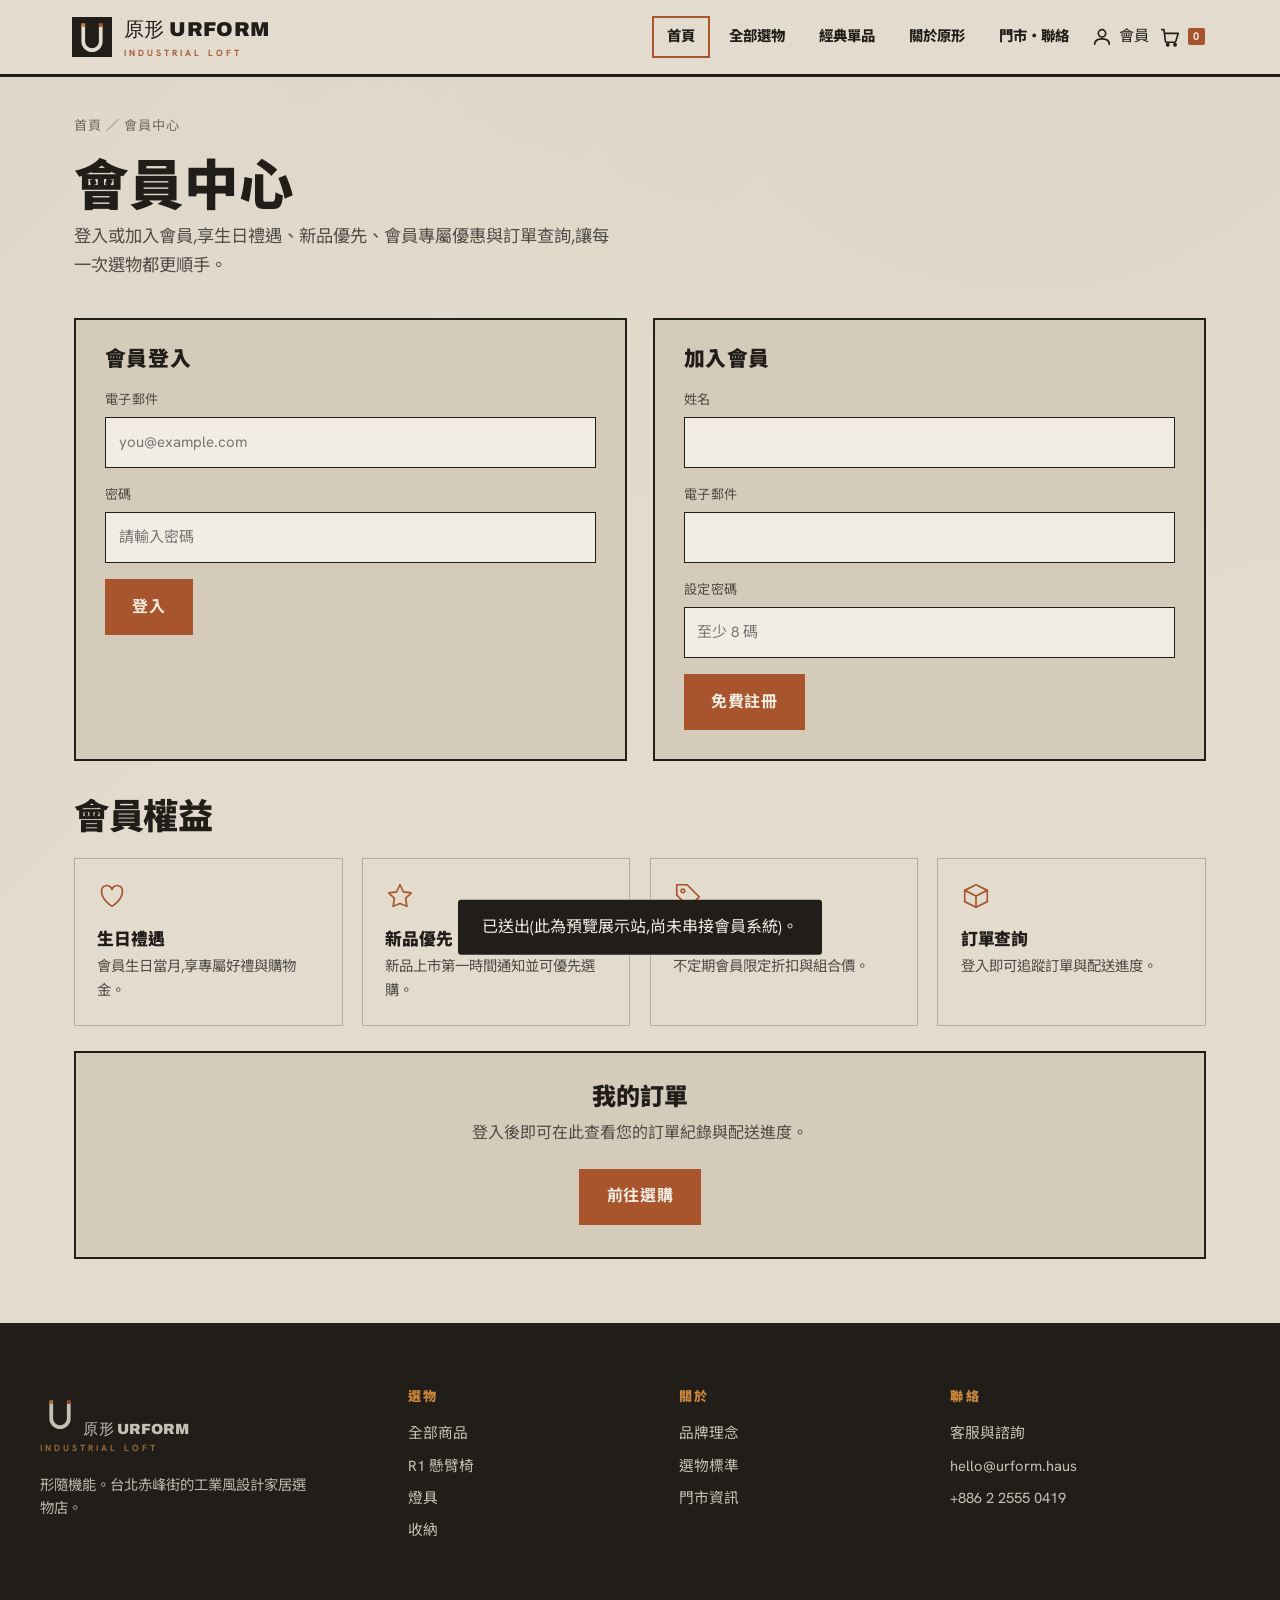
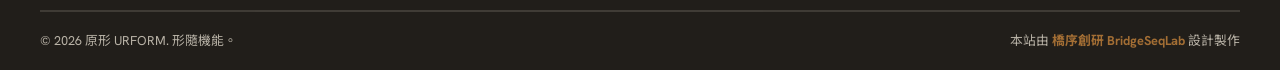
<file: member.html>
<!DOCTYPE html>
<html lang="zh-Hant">
<head>
<meta charset="UTF-8">
<meta name="viewport" content="width=device-width, initial-scale=1">
<title>會員中心｜登入・註冊與訂單查詢 — 原形 URFORM</title>
<meta name="description" content="原形 URFORM 會員中心:登入或加入會員,享生日禮遇、新品優先、會員專屬優惠與訂單查詢,管理您的選物與訂單紀錄。">
<meta name="keywords" content="工業風家具,loft,設計家居,選物店,鐵件傢俱,工業風燈具,懸臂椅,復古工業,皮革家具,台北家具">
<link rel="canonical" href="https://izzo24.github.io/urform-haus/member.html">
<meta property="og:type" content="website">
<meta property="og:site_name" content="原形 URFORM">
<meta property="og:locale" content="zh_TW">
<meta property="og:title" content="會員中心 — 原形 URFORM">
<meta property="og:description" content="登入或加入會員,享生日禮遇、新品優先與訂單查詢。">
<meta property="og:url" content="https://izzo24.github.io/urform-haus/member.html">
<meta property="og:image" content="https://izzo24.github.io/urform-haus/images/hero.webp">
<meta name="twitter:card" content="summary_large_image">
<meta name="theme-color" content="#E3DCCE">
<link rel="icon" type="image/svg+xml" href="./logo.svg">
<link rel="preconnect" href="https://fonts.googleapis.com">
<link rel="preconnect" href="https://fonts.gstatic.com" crossorigin>
<link href="https://fonts.googleapis.com/css2?family=Archivo:wght@800;900&family=Hanken+Grotesk:wght@400;500;700;800&family=Noto+Sans+TC:wght@400;500;700;900&display=swap" rel="stylesheet">
<link rel="stylesheet" href="./styles.css">
<link rel="stylesheet" href="./addon.css">
<script type="application/ld+json">
{"@context":"https://schema.org","@graph":[{"@type":"BreadcrumbList","itemListElement":[{"@type":"ListItem","position":1,"name":"首頁","item":"https://izzo24.github.io/urform-haus/"},{"@type":"ListItem","position":2,"name":"會員中心","item":"https://izzo24.github.io/urform-haus/member.html"}]},{"@type":"WebPage","name":"會員中心 — 原形 URFORM","url":"https://izzo24.github.io/urform-haus/member.html","inLanguage":"zh-Hant"}]}
</script>
<script type="application/ld+json">
{"@context":"https://schema.org","@type":"WebSite","name":"原形 URFORM","url":"https://izzo24.github.io/urform-haus/","inLanguage":"zh-Hant"}
</script>
</head>
<body>
<header class="site">
  <div class="wrap nav">
    <a class="brand" href="./index.html" aria-label="原形 URFORM 首頁">
      <svg viewBox="0 0 64 64" aria-hidden="true"><rect width="64" height="64" fill="#211E1A"/><path d="M18 13 V39 a14 14 0 0 0 28 0 V13" fill="none" stroke="#E3DCCE" stroke-width="6"/><rect x="15" y="10" width="6" height="6" fill="#C8853C"/><rect x="43" y="10" width="6" height="6" fill="#A8552E"/></svg>
      <span>原形 URFORM<small>INDUSTRIAL LOFT</small></span>
    </a>
    <button class="burger" aria-label="開啟選單" aria-expanded="false"><span></span><span></span><span></span></button>
    <nav class="menu" id="menu" aria-label="主選單">
      <a href="./index.html" aria-current="page">首頁</a>
      <a href="./shop.html">全部選物</a>
      <a href="./product.html">經典單品</a>
      <a href="./about.html">關於原形</a>
      <a href="./contact.html">門市・聯絡</a>
      <a class="acct-link" href="./member.html" aria-label="會員中心" aria-current="page"><svg viewBox="0 0 24 24" fill="none" stroke="currentColor" stroke-width="1.8" stroke-linecap="round" stroke-linejoin="round" aria-hidden="true"><circle cx="12" cy="8" r="4"/><path d="M4 20c0-4 3.6-6 8-6s8 2 8 6"/></svg><span>會員</span></a><button class="cart-toggle" type="button" aria-label="購物車" aria-haspopup="dialog"><svg viewBox="0 0 24 24" fill="none" stroke="currentColor" stroke-width="1.8" stroke-linecap="round" stroke-linejoin="round" aria-hidden="true"><path d="M3 4h2.4l1.6 12.4a1.5 1.5 0 0 0 1.5 1.3h8.4a1.5 1.5 0 0 0 1.5-1.2L21 8H6.4"/><circle cx="9.5" cy="20.5" r="1.2" fill="currentColor"/><circle cx="17.5" cy="20.5" r="1.2" fill="currentColor"/></svg><span class="cart-badge" aria-hidden="true">0</span></button>
    </nav>
  </div>
</header>

<main>
<section class="mc-wrap">
  <nav class="mc-crumb" aria-label="麵包屑"><a href="./index.html">首頁</a> ／ 會員中心</nav>
  <h1 class="mc-title">會員中心</h1>
  <p class="mc-sub">登入或加入會員,享生日禮遇、新品優先、會員專屬優惠與訂單查詢,讓每一次選物都更順手。</p>
  <div class="mc-grid">
    <div class="mc-card"><h2>會員登入</h2><form data-demo><label>電子郵件<input type="email" required autocomplete="email" placeholder="you@example.com"></label><label>密碼<input type="password" required autocomplete="current-password" placeholder="請輸入密碼"></label><button class="mc-btn" type="submit">登入</button></form></div>
    <div class="mc-card"><h2>加入會員</h2><form data-demo><label>姓名<input type="text" required autocomplete="name"></label><label>電子郵件<input type="email" required autocomplete="email"></label><label>設定密碼<input type="password" required autocomplete="new-password" placeholder="至少 8 碼"></label><button class="mc-btn" type="submit">免費註冊</button></form></div>
  </div>
  <h2 class="mc-h2">會員權益</h2>
  <div class="mc-benefits">
    <div class="mc-benefit"><svg viewBox="0 0 32 32" fill="none" stroke="currentColor" stroke-width="1.8" stroke-linecap="round" stroke-linejoin="round" aria-hidden="true"><path d="M16 27S5 20 5 12a5 5 0 0 1 11-3 5 5 0 0 1 11 3c0 8-11 15-11 15z"/></svg><h3>生日禮遇</h3><p>會員生日當月,享專屬好禮與購物金。</p></div>
    <div class="mc-benefit"><svg viewBox="0 0 32 32" fill="none" stroke="currentColor" stroke-width="1.8" stroke-linecap="round" stroke-linejoin="round" aria-hidden="true"><path d="M16 4l3.6 7.6 8.4 1-6 6 1.4 8.4L16 24l-7.4 3 1.4-8.4-6-6 8.4-1z"/></svg><h3>新品優先</h3><p>新品上市第一時間通知並可優先選購。</p></div>
    <div class="mc-benefit"><svg viewBox="0 0 32 32" fill="none" stroke="currentColor" stroke-width="1.8" stroke-linecap="round" stroke-linejoin="round" aria-hidden="true"><path d="M4 4h11l13 13-11 11L4 15z"/><circle cx="10.5" cy="10.5" r="2"/></svg><h3>專屬優惠</h3><p>不定期會員限定折扣與組合價。</p></div>
    <div class="mc-benefit"><svg viewBox="0 0 32 32" fill="none" stroke="currentColor" stroke-width="1.8" stroke-linecap="round" stroke-linejoin="round" aria-hidden="true"><path d="M4 10l12-6 12 6v12l-12 6-12-6z"/><path d="M4 10l12 6 12-6M16 16v12"/></svg><h3>訂單查詢</h3><p>登入即可追蹤訂單與配送進度。</p></div>
  </div>
  <div class="mc-orders"><h2>我的訂單</h2><p>登入後即可在此查看您的訂單紀錄與配送進度。</p><a class="mc-btn" href="./shop.html">前往選購</a></div>
</section>
</main>
<div class="addon-toast" role="status" aria-live="polite">已送出(此為預覽展示站,尚未串接會員系統)。</div>

<footer class="site">
  <div class="wrap foot">
    <div>
      <a class="brand" href="./index.html" aria-label="原形 URFORM">
        <svg viewBox="0 0 64 64" aria-hidden="true"><rect width="64" height="64" fill="#211E1A"/><path d="M18 13 V39 a14 14 0 0 0 28 0 V13" fill="none" stroke="#E3DCCE" stroke-width="6"/><rect x="15" y="10" width="6" height="6" fill="#C8853C"/><rect x="43" y="10" width="6" height="6" fill="#A8552E"/></svg>
        <span>原形 URFORM<small>INDUSTRIAL LOFT</small></span>
      </a>
      <p class="desc">形隨機能。台北赤峰街的工業風設計家居選物店。</p>
    </div>
    <div>
      <h4>選物</h4>
      <a href="./shop.html">全部商品</a>
      <a href="./product.html">R1 懸臂椅</a>
      <a href="./shop.html">燈具</a>
      <a href="./shop.html">收納</a>
    </div>
    <div>
      <h4>關於</h4>
      <a href="./about.html">品牌理念</a>
      <a href="./about.html">選物標準</a>
      <a href="./contact.html">門市資訊</a>
    </div>
    <div>
      <h4>聯絡</h4>
      <a href="./contact.html">客服與諮詢</a>
      <a href="mailto:hello@urform.haus">hello@urform.haus</a>
      <a href="./contact.html">+886 2 2555 0419</a>
    </div>
  </div>
  <div class="wrap subbar">
    <span>© <span id="yr">2026</span> 原形 URFORM. 形隨機能。</span>
    <span class="credit">本站由 <b>橋序創研 BridgeSeqLab</b> 設計製作</span>
  </div>
</footer>
<script src="./main.js"></script>
<div class="cart-overlay" id="cartOverlay"></div>
<aside class="cart-drawer" id="cartDrawer" role="dialog" aria-modal="true" aria-label="購物車" aria-hidden="true">
  <div class="cd-head"><h2>購物車</h2><button class="cd-close" id="cartClose" aria-label="關閉購物車"><svg viewBox="0 0 24 24" fill="none" stroke="currentColor" stroke-width="2" stroke-linecap="round" aria-hidden="true"><path d="M6 6l12 12M18 6L6 18"/></svg></button></div>
  <div class="cd-body"><p class="cd-empty">您的購物車目前是空的。<br>歡迎先逛逛全部選物。</p></div>
  <div class="cd-foot"><div class="cd-total"><span>小計</span><span>NT$ 0</span></div><a class="mc-btn" href="./shop.html">前往選購</a></div>
</aside>
<script src="./addon.js" defer></script>
</body>
</html>
</file>
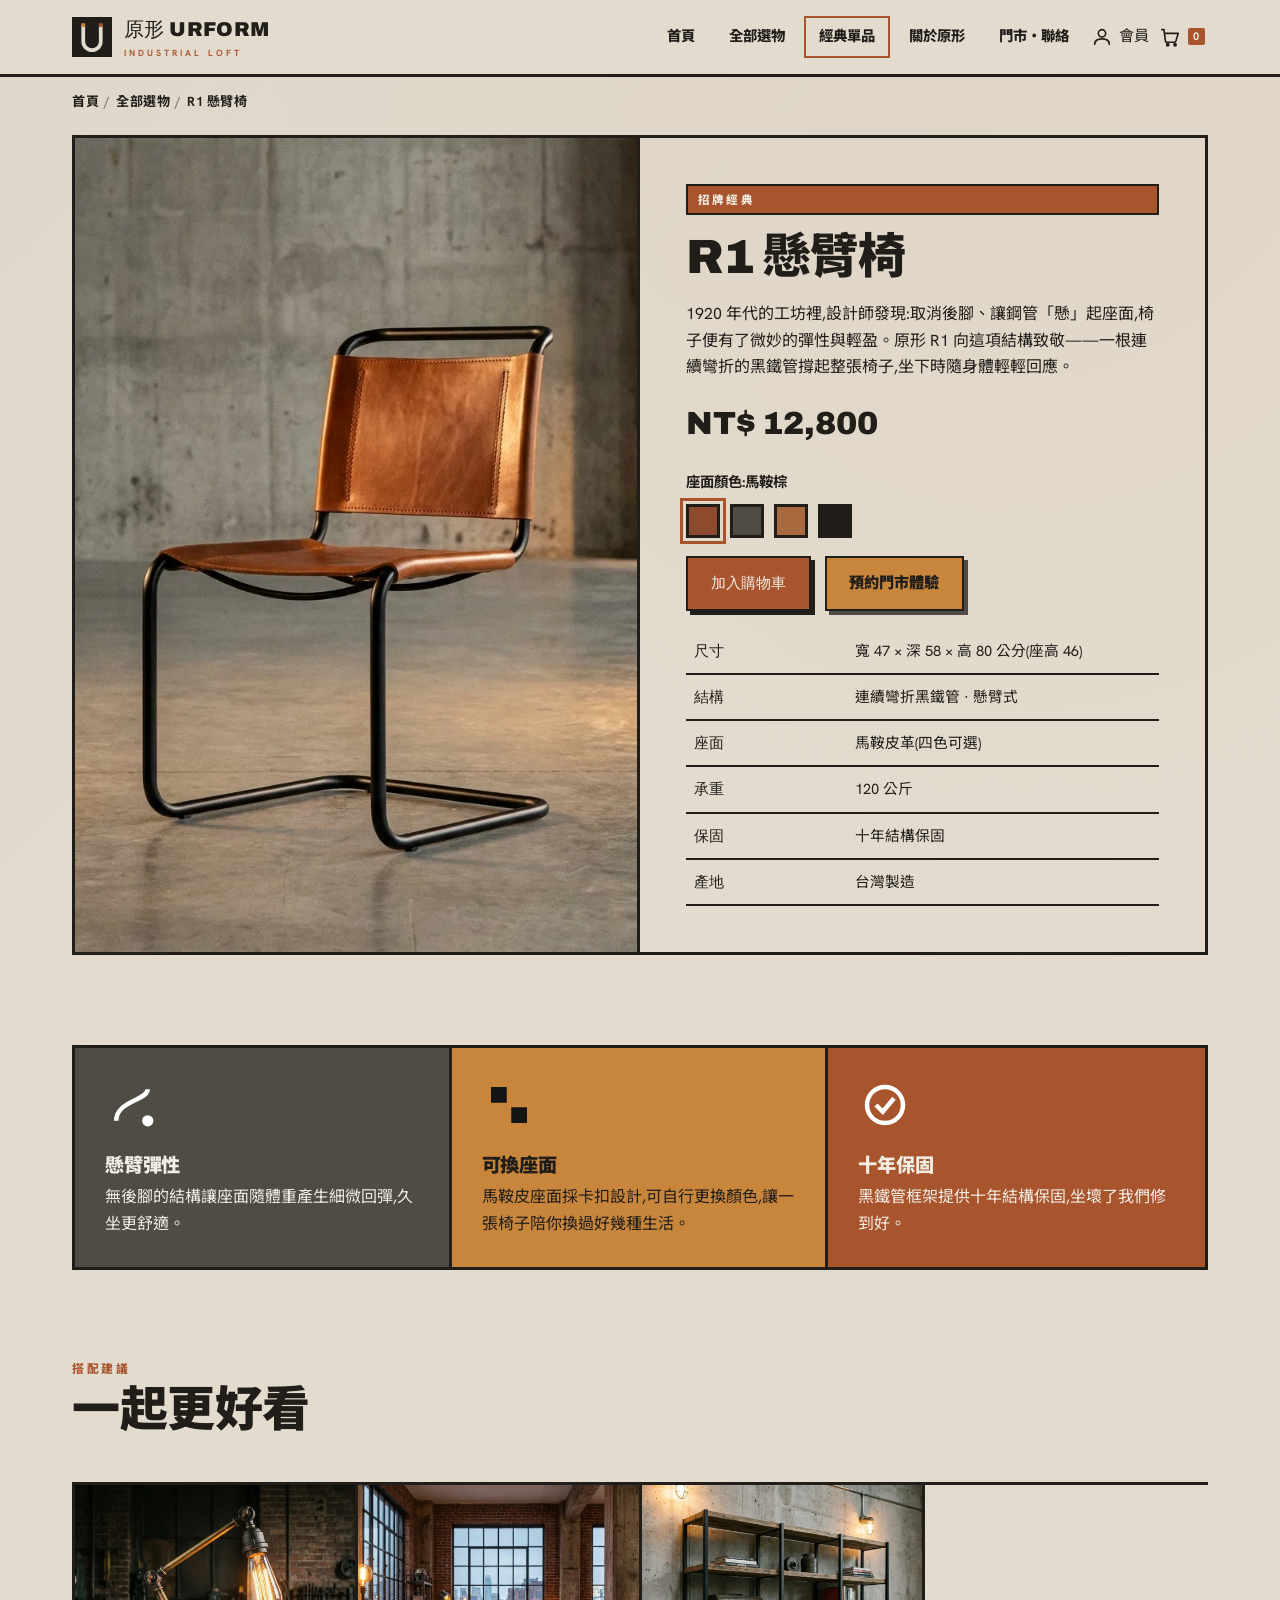
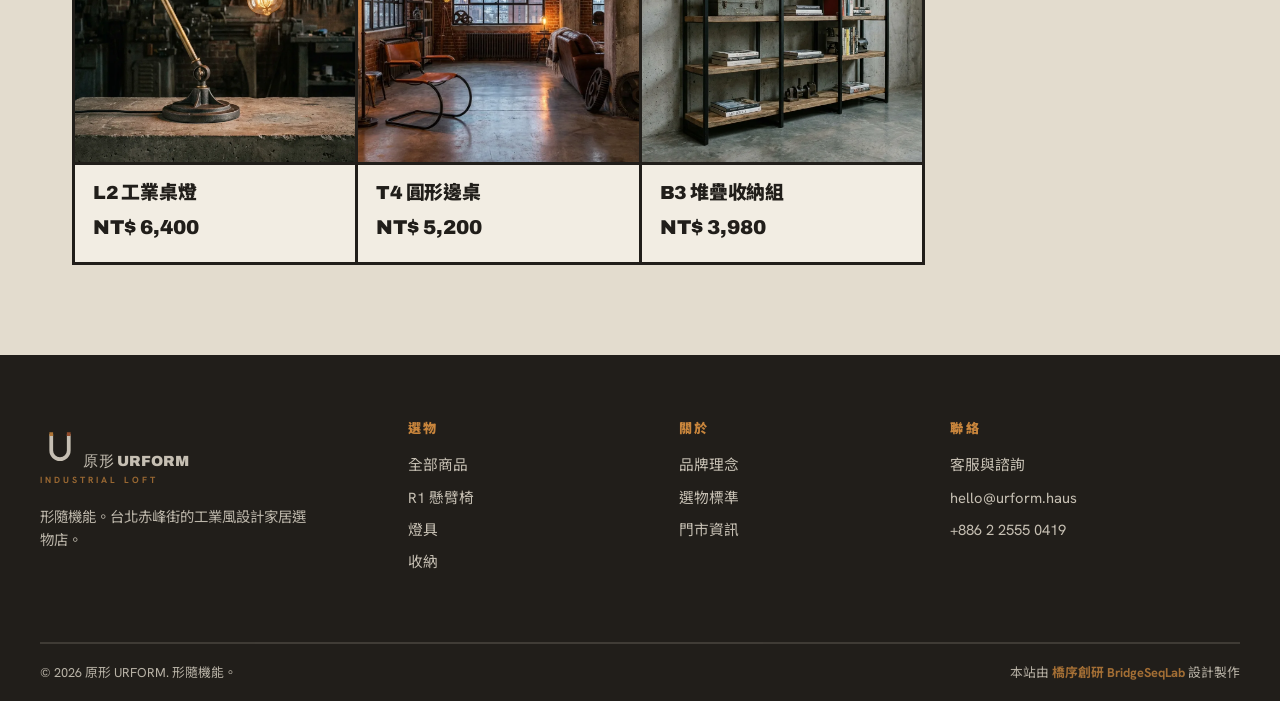
<file: product.html>
<!DOCTYPE html>
<html lang="zh-Hant">
<head>
<meta charset="UTF-8">
<meta name="viewport" content="width=device-width, initial-scale=1">
<title>R1 懸臂椅｜黑鐵管工業風設計椅 - 原形 URFORM</title>
<meta name="description" content="原形 R1 懸臂椅,以經典懸臂結構為靈感:無後腳的黑鐵管框架帶來微妙彈性,搭配可換色馬鞍皮座面。承重 120 公斤,十年保固。NT$ 12,800。">
<meta name="keywords" content="懸臂椅,設計椅,黑鐵管椅,工業風椅,餐椅,loft 傢俱,皮革座椅,單椅推薦">
<link rel="canonical" href="https://izzo24.github.io/urform-haus/product.html">
<meta property="og:type" content="product">
<meta property="og:site_name" content="原形 URFORM">
<meta property="og:locale" content="zh_TW">
<meta property="og:title" content="R1 懸臂椅｜原形 URFORM">
<meta property="og:description" content="工業懸臂結構 × 可換色馬鞍皮座面,承重 120 公斤,十年保固。">
<meta property="og:url" content="https://izzo24.github.io/urform-haus/product.html">
<meta property="og:image" content="https://izzo24.github.io/urform-haus/images/chair.webp">
<meta name="twitter:card" content="summary_large_image">
<meta name="theme-color" content="#E3DCCE">
<link rel="icon" type="image/svg+xml" href="./logo.svg">
<link rel="preconnect" href="https://fonts.googleapis.com">
<link rel="preconnect" href="https://fonts.gstatic.com" crossorigin>
<link href="https://fonts.googleapis.com/css2?family=Archivo:wght@800;900&family=Hanken+Grotesk:wght@400;500;700;800&family=Noto+Sans+TC:wght@400;500;700;900&display=swap" rel="stylesheet">
<link rel="stylesheet" href="./styles.css">
<link rel="stylesheet" href="./addon.css">
<script type="application/ld+json">
{"@context":"https://schema.org","@type":"Product","name":"R1 懸臂椅","image":"https://izzo24.github.io/urform-haus/images/chair.webp","description":"以懸臂結構為靈感的黑鐵管工業風設計椅,搭配可換色馬鞍皮座面,承重 120 公斤。","sku":"URFORM-R1","brand":{"@type":"Brand","name":"原形 URFORM"},"category":"傢俱 / 座椅","material":"黑鐵管, 馬鞍皮革","offers":{"@type":"Offer","priceCurrency":"TWD","price":"12800","availability":"https://schema.org/InStock","url":"https://izzo24.github.io/urform-haus/product.html"},"aggregateRating":{"@type":"AggregateRating","ratingValue":"4.8","reviewCount":"37"}}
</script>
<script type="application/ld+json">
{"@context":"https://schema.org","@type":"BreadcrumbList","itemListElement":[{"@type":"ListItem","position":1,"name":"首頁","item":"https://izzo24.github.io/urform-haus/index.html"},{"@type":"ListItem","position":2,"name":"全部選物","item":"https://izzo24.github.io/urform-haus/shop.html"},{"@type":"ListItem","position":3,"name":"R1 懸臂椅","item":"https://izzo24.github.io/urform-haus/product.html"}]}
</script>
</head>
<body>
<header class="site">
  <div class="wrap nav">
    <a class="brand" href="./index.html" aria-label="原形 URFORM 首頁">
      <svg viewBox="0 0 64 64" aria-hidden="true"><rect width="64" height="64" fill="#211E1A"/><path d="M18 13 V39 a14 14 0 0 0 28 0 V13" fill="none" stroke="#E3DCCE" stroke-width="6"/><rect x="15" y="10" width="6" height="6" fill="#C8853C"/><rect x="43" y="10" width="6" height="6" fill="#A8552E"/></svg>
      <span>原形 URFORM<small>INDUSTRIAL LOFT</small></span>
    </a>
    <button class="burger" aria-label="開啟選單" aria-expanded="false"><span></span><span></span><span></span></button>
    <nav class="menu" id="menu" aria-label="主選單">
      <a href="./index.html">首頁</a>
      <a href="./shop.html">全部選物</a>
      <a href="./product.html" aria-current="page">經典單品</a>
      <a href="./about.html">關於原形</a>
      <a href="./contact.html">門市・聯絡</a>
      <a class="acct-link" href="./member.html" aria-label="會員中心"><svg viewBox="0 0 24 24" fill="none" stroke="currentColor" stroke-width="1.8" stroke-linecap="round" stroke-linejoin="round" aria-hidden="true"><circle cx="12" cy="8" r="4"/><path d="M4 20c0-4 3.6-6 8-6s8 2 8 6"/></svg><span>會員</span></a><button class="cart-toggle" type="button" aria-label="購物車" aria-haspopup="dialog"><svg viewBox="0 0 24 24" fill="none" stroke="currentColor" stroke-width="1.8" stroke-linecap="round" stroke-linejoin="round" aria-hidden="true"><path d="M3 4h2.4l1.6 12.4a1.5 1.5 0 0 0 1.5 1.3h8.4a1.5 1.5 0 0 0 1.5-1.2L21 8H6.4"/><circle cx="9.5" cy="20.5" r="1.2" fill="currentColor"/><circle cx="17.5" cy="20.5" r="1.2" fill="currentColor"/></svg><span class="cart-badge" aria-hidden="true">0</span></button>
    </nav>
  </div>
</header>

<main>
<div class="wrap">
  <nav class="crumbs" aria-label="麵包屑"><a href="./index.html">首頁</a><span class="sep">/</span><a href="./shop.html">全部選物</a><span class="sep">/</span><span>R1 懸臂椅</span></nav>
</div>

<section class="sec" style="padding-top:8px">
  <div class="wrap">
    <div class="pdp">
      <div class="gallery"><img src="./images/chair.webp" alt="原形 R1 懸臂椅,黑鐵管懸臂框架搭配馬鞍皮座面,棚拍正面" width="700" height="700" fetchpriority="high"></div>
      <div class="info">
        <span class="tag red">招牌經典</span>
        <h1>R1 懸臂椅</h1>
        <p>1920 年代的工坊裡,設計師發現:取消後腳、讓鋼管「懸」起座面,椅子便有了微妙的彈性與輕盈。原形 R1 向這項結構致敬——一根連續彎折的黑鐵管撐起整張椅子,坐下時隨身體輕輕回應。</p>
        <div class="pricebig">NT$ 12,800</div>
        <div>
          <strong style="font-size:.9rem">座面顏色:<span data-color-label>馬鞍棕</span></strong>
          <div class="swatches mt" data-swatches style="margin-top:8px">
            <button class="swatch" style="background:#8C4A2F" data-name="馬鞍棕" aria-pressed="true" aria-label="馬鞍棕"></button>
            <button class="swatch" style="background:#4F4B45" data-name="鐵灰" aria-pressed="false" aria-label="鐵灰"></button>
            <button class="swatch" style="background:#A86A3C" data-name="琥珀棕" aria-pressed="false" aria-label="琥珀棕"></button>
            <button class="swatch" style="background:#211E1A" data-name="碳黑" aria-pressed="false" aria-label="碳黑"></button>
          </div>
        </div>
        <div class="btn-row">
          <button class="btn red" data-add-cart data-label="加入購物車">加入購物車</button>
          <a class="btn" href="./contact.html">預約門市體驗</a>
        </div>
        <table class="spec">
          <tbody>
            <tr><th>尺寸</th><td>寬 47 × 深 58 × 高 80 公分(座高 46)</td></tr>
            <tr><th>結構</th><td>連續彎折黑鐵管 · 懸臂式</td></tr>
            <tr><th>座面</th><td>馬鞍皮革(四色可選)</td></tr>
            <tr><th>承重</th><td>120 公斤</td></tr>
            <tr><th>保固</th><td>十年結構保固</td></tr>
            <tr><th>產地</th><td>台灣製造</td></tr>
          </tbody>
        </table>
      </div>
    </div>
  </div>
</section>

<section class="sec" style="padding-top:0">
  <div class="wrap">
    <div class="features">
      <div class="feat blue">
        <svg class="ico" viewBox="0 0 48 48" aria-hidden="true"><path d="M10 38 C10 20 38 20 38 10" fill="none" stroke="#fff" stroke-width="4"/><circle cx="38" cy="38" r="5" fill="#fff"/></svg>
        <h3>懸臂彈性</h3>
        <p>無後腳的結構讓座面隨體重產生細微回彈,久坐更舒適。</p>
      </div>
      <div class="feat yellow">
        <svg class="ico" viewBox="0 0 48 48" aria-hidden="true"><rect x="8" y="8" width="14" height="14" fill="#141414"/><rect x="26" y="26" width="14" height="14" fill="#141414"/></svg>
        <h3>可換座面</h3>
        <p>馬鞍皮座面採卡扣設計,可自行更換顏色,讓一張椅子陪你換過好幾種生活。</p>
      </div>
      <div class="feat red">
        <svg class="ico" viewBox="0 0 48 48" aria-hidden="true"><circle cx="24" cy="24" r="16" fill="none" stroke="#fff" stroke-width="4"/><path d="M16 24 l6 6 l10 -12" fill="none" stroke="#fff" stroke-width="4"/></svg>
        <h3>十年保固</h3>
        <p>黑鐵管框架提供十年結構保固,坐壞了我們修到好。</p>
      </div>
    </div>
  </div>
</section>

<section class="sec" style="padding-top:0">
  <div class="wrap">
    <div class="sec-head"><div><span class="kicker">搭配建議</span><h2>一起更好看</h2></div></div>
    <div class="grid-products">
      <a class="card" href="./product.html"><div class="ph"><img src="./images/lamp.webp" alt="原形 L2 工業桌燈" width="500" height="500" loading="lazy"></div><div class="body"><h3>L2 工業桌燈</h3><span class="price">NT$ 6,400</span></div></a>
      <a class="card" href="./product.html"><div class="ph"><img src="./images/hero.webp" alt="原形 T4 圓形邊桌" width="500" height="500" loading="lazy"></div><div class="body"><h3>T4 圓形邊桌</h3><span class="price">NT$ 5,200</span></div></a>
      <a class="card" href="./product.html"><div class="ph"><img src="./images/storage.webp" alt="原形 B3 堆疊收納組" width="500" height="500" loading="lazy"></div><div class="body"><h3>B3 堆疊收納組</h3><span class="price">NT$ 3,980</span></div></a>
    </div>
  </div>
</section>
</main>

<footer class="site">
  <div class="wrap foot">
    <div>
      <a class="brand" href="./index.html" aria-label="原形 URFORM">
        <svg viewBox="0 0 64 64" aria-hidden="true"><rect width="64" height="64" fill="#211E1A"/><path d="M18 13 V39 a14 14 0 0 0 28 0 V13" fill="none" stroke="#E3DCCE" stroke-width="6"/><rect x="15" y="10" width="6" height="6" fill="#C8853C"/><rect x="43" y="10" width="6" height="6" fill="#A8552E"/></svg>
        <span>原形 URFORM<small>INDUSTRIAL LOFT</small></span>
      </a>
      <p class="desc">形隨機能。台北赤峰街的工業風設計家居選物店。</p>
    </div>
    <div><h4>選物</h4><a href="./shop.html">全部商品</a><a href="./product.html">R1 懸臂椅</a><a href="./shop.html">燈具</a><a href="./shop.html">收納</a></div>
    <div><h4>關於</h4><a href="./about.html">品牌理念</a><a href="./about.html">選物標準</a><a href="./contact.html">門市資訊</a></div>
    <div><h4>聯絡</h4><a href="./contact.html">客服與諮詢</a><a href="mailto:hello@urform.haus">hello@urform.haus</a><a href="./contact.html">+886 2 2555 0419</a></div>
  </div>
  <div class="wrap subbar">
    <span>© <span id="yr">2026</span> 原形 URFORM. 形隨機能。</span>
    <span class="credit">本站由 <b>橋序創研 BridgeSeqLab</b> 設計製作</span>
  </div>
</footer>
<script src="./main.js"></script>
<div class="cart-overlay" id="cartOverlay"></div>
<aside class="cart-drawer" id="cartDrawer" role="dialog" aria-modal="true" aria-label="購物車" aria-hidden="true">
  <div class="cd-head"><h2>購物車</h2><button class="cd-close" id="cartClose" aria-label="關閉購物車"><svg viewBox="0 0 24 24" fill="none" stroke="currentColor" stroke-width="2" stroke-linecap="round" aria-hidden="true"><path d="M6 6l12 12M18 6L6 18"/></svg></button></div>
  <div class="cd-body"><p class="cd-empty">您的購物車目前是空的。<br>歡迎先逛逛全部選物。</p></div>
  <div class="cd-foot"><div class="cd-total"><span>小計</span><span>NT$ 0</span></div><a class="mc-btn" href="./shop.html">前往選購</a></div>
</aside>
<script src="./addon.js" defer></script>
</body>
</html>
</file>
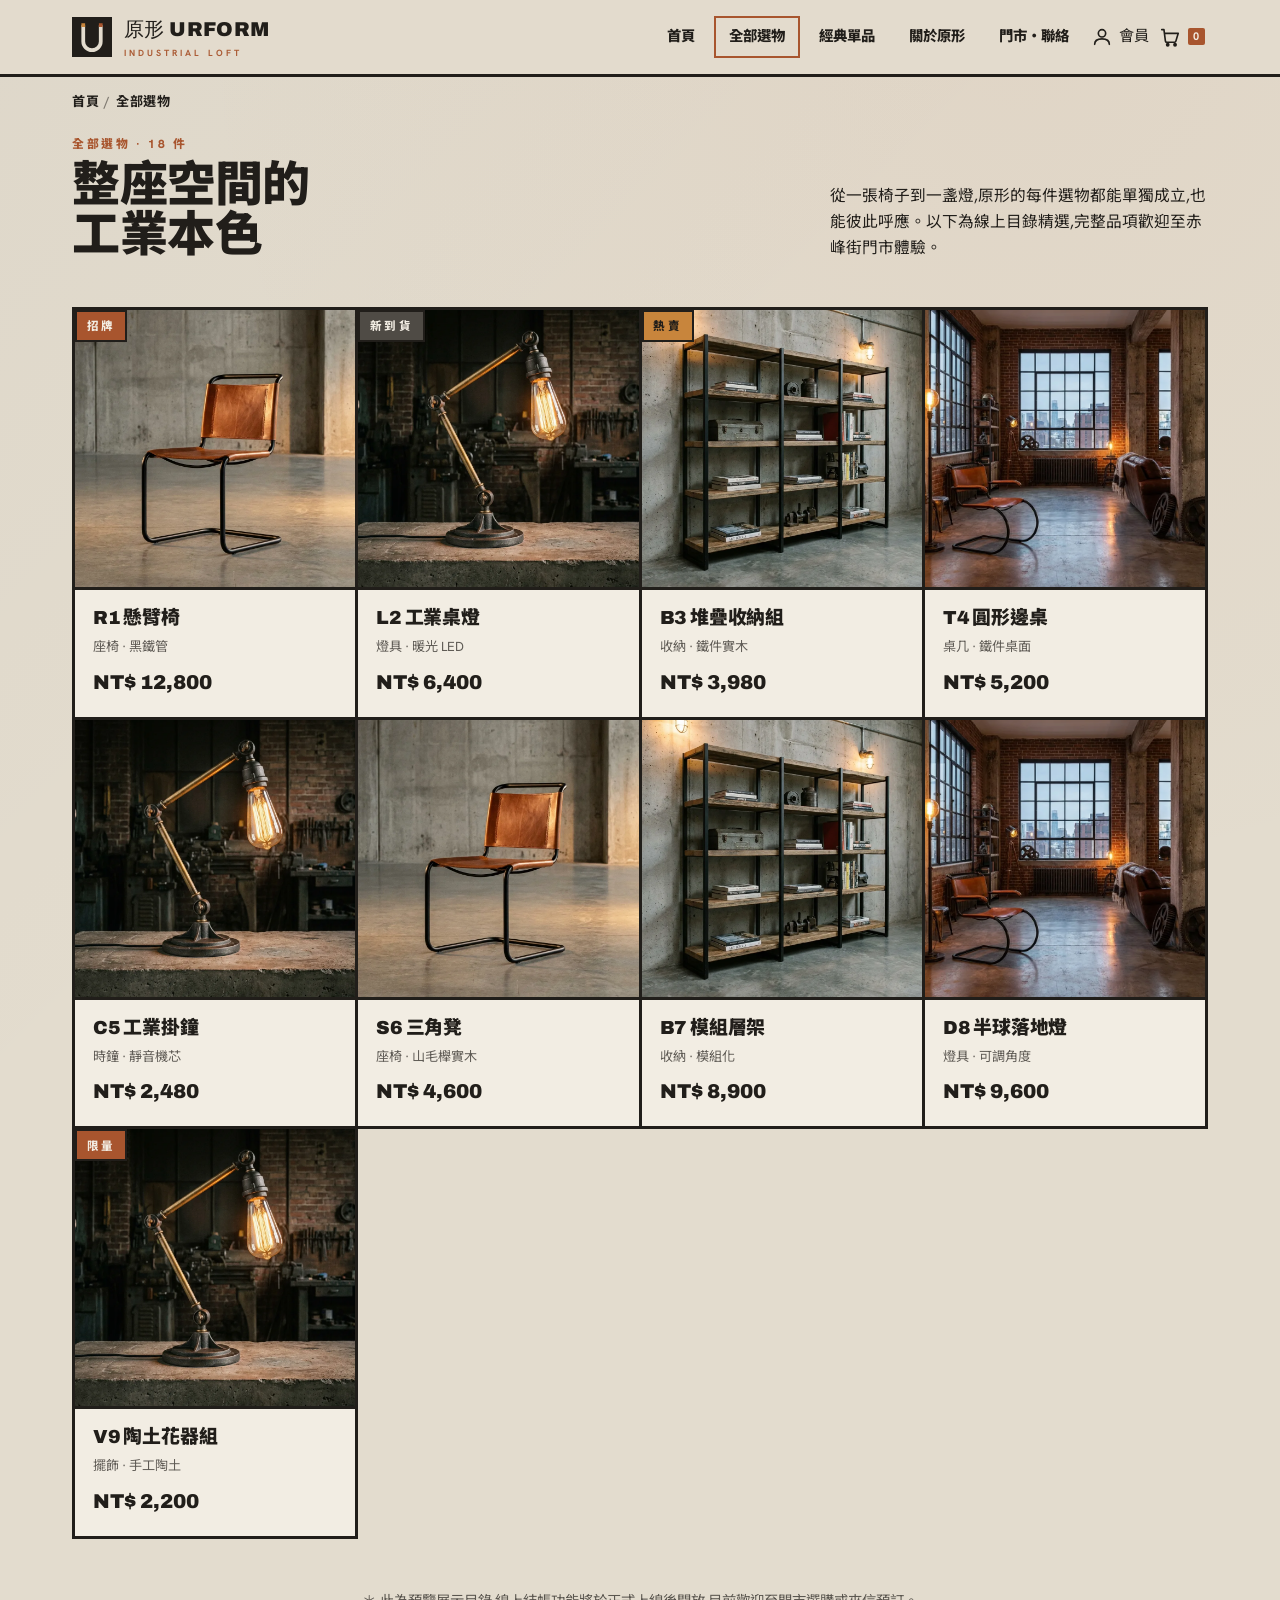
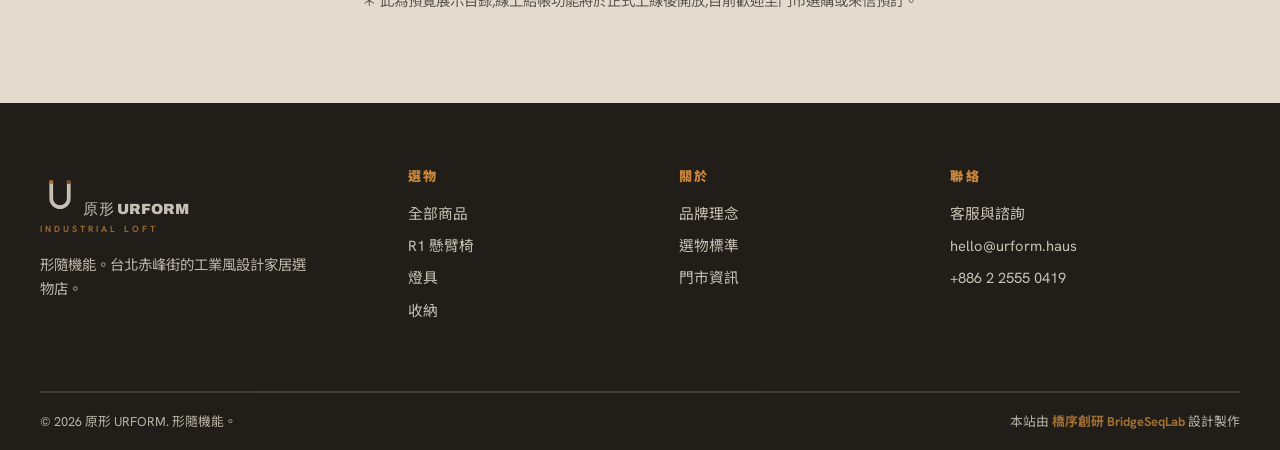
<file: shop.html>
<!DOCTYPE html>
<html lang="zh-Hant">
<head>
<meta charset="UTF-8">
<meta name="viewport" content="width=device-width, initial-scale=1">
<title>全部選物｜工業風傢俱・燈具・收納 - 原形 URFORM</title>
<meta name="description" content="瀏覽原形 URFORM 全部選物:懸臂椅、堆疊邊桌、工業桌燈、鐵件收納與掛鐘。粗獷材質、誠實結構,形隨機能,全品項十年保固、全台配送。">
<meta name="keywords" content="工業風傢俱,設計椅,工業風燈具,鐵件收納,掛鐘,邊桌,選物店,loft,復古工業家具">
<link rel="canonical" href="https://izzo24.github.io/urform-haus/shop.html">
<meta property="og:type" content="website">
<meta property="og:site_name" content="原形 URFORM">
<meta property="og:locale" content="zh_TW">
<meta property="og:title" content="全部選物｜原形 URFORM">
<meta property="og:description" content="懸臂椅、工業桌燈、鐵件收納——工業風家居選物。">
<meta property="og:url" content="https://izzo24.github.io/urform-haus/shop.html">
<meta property="og:image" content="https://izzo24.github.io/urform-haus/images/chair.webp">
<meta name="twitter:card" content="summary_large_image">
<meta name="theme-color" content="#E3DCCE">
<link rel="icon" type="image/svg+xml" href="./logo.svg">
<link rel="preconnect" href="https://fonts.googleapis.com">
<link rel="preconnect" href="https://fonts.gstatic.com" crossorigin>
<link href="https://fonts.googleapis.com/css2?family=Archivo:wght@800;900&family=Hanken+Grotesk:wght@400;500;700;800&family=Noto+Sans+TC:wght@400;500;700;900&display=swap" rel="stylesheet">
<link rel="stylesheet" href="./styles.css">
<link rel="stylesheet" href="./addon.css">
<script type="application/ld+json">
{"@context":"https://schema.org","@type":"BreadcrumbList","itemListElement":[{"@type":"ListItem","position":1,"name":"首頁","item":"https://izzo24.github.io/urform-haus/index.html"},{"@type":"ListItem","position":2,"name":"全部選物","item":"https://izzo24.github.io/urform-haus/shop.html"}]}
</script>
<script type="application/ld+json">
{"@context":"https://schema.org","@type":"CollectionPage","name":"全部選物 - 原形 URFORM","url":"https://izzo24.github.io/urform-haus/shop.html","inLanguage":"zh-Hant","about":"工業風設計家居選物","isPartOf":{"@type":"WebSite","name":"原形 URFORM","url":"https://izzo24.github.io/urform-haus/"}}
</script>
</head>
<body>
<header class="site">
  <div class="wrap nav">
    <a class="brand" href="./index.html" aria-label="原形 URFORM 首頁">
      <svg viewBox="0 0 64 64" aria-hidden="true"><rect width="64" height="64" fill="#211E1A"/><path d="M18 13 V39 a14 14 0 0 0 28 0 V13" fill="none" stroke="#E3DCCE" stroke-width="6"/><rect x="15" y="10" width="6" height="6" fill="#C8853C"/><rect x="43" y="10" width="6" height="6" fill="#A8552E"/></svg>
      <span>原形 URFORM<small>INDUSTRIAL LOFT</small></span>
    </a>
    <button class="burger" aria-label="開啟選單" aria-expanded="false"><span></span><span></span><span></span></button>
    <nav class="menu" id="menu" aria-label="主選單">
      <a href="./index.html">首頁</a>
      <a href="./shop.html" aria-current="page">全部選物</a>
      <a href="./product.html">經典單品</a>
      <a href="./about.html">關於原形</a>
      <a href="./contact.html">門市・聯絡</a>
      <a class="acct-link" href="./member.html" aria-label="會員中心"><svg viewBox="0 0 24 24" fill="none" stroke="currentColor" stroke-width="1.8" stroke-linecap="round" stroke-linejoin="round" aria-hidden="true"><circle cx="12" cy="8" r="4"/><path d="M4 20c0-4 3.6-6 8-6s8 2 8 6"/></svg><span>會員</span></a><button class="cart-toggle" type="button" aria-label="購物車" aria-haspopup="dialog"><svg viewBox="0 0 24 24" fill="none" stroke="currentColor" stroke-width="1.8" stroke-linecap="round" stroke-linejoin="round" aria-hidden="true"><path d="M3 4h2.4l1.6 12.4a1.5 1.5 0 0 0 1.5 1.3h8.4a1.5 1.5 0 0 0 1.5-1.2L21 8H6.4"/><circle cx="9.5" cy="20.5" r="1.2" fill="currentColor"/><circle cx="17.5" cy="20.5" r="1.2" fill="currentColor"/></svg><span class="cart-badge" aria-hidden="true">0</span></button>
    </nav>
  </div>
</header>

<main>
<div class="wrap">
  <nav class="crumbs" aria-label="麵包屑"><a href="./index.html">首頁</a><span class="sep">/</span><span>全部選物</span></nav>
</div>

<section class="sec" style="padding-top:8px">
  <div class="wrap">
    <div class="sec-head">
      <div>
        <span class="kicker">全部選物 · 18 件</span>
        <h1 style="font-size:clamp(1.9rem,4.5vw,3rem)">整座空間的<br>工業本色</h1>
      </div>
      <p>從一張椅子到一盞燈,原形的每件選物都能單獨成立,也能彼此呼應。以下為線上目錄精選,完整品項歡迎至赤峰街門市體驗。</p>
    </div>

    <div class="grid-products">
      <a class="card" href="./product.html">
        <div class="ph"><span class="badge tag red">招牌</span><img src="./images/chair.webp" alt="原形 R1 懸臂椅:黑鐵管與馬鞍皮座面" width="500" height="500" loading="lazy"></div>
        <div class="body"><h3>R1 懸臂椅</h3><span class="meta">座椅 · 黑鐵管</span><span class="price">NT$ 12,800</span></div>
      </a>
      <a class="card" href="./product.html">
        <div class="ph"><span class="badge tag blue">新到貨</span><img src="./images/lamp.webp" alt="原形 L2 工業桌燈,鑄鐵與暖光構成" width="500" height="500" loading="lazy"></div>
        <div class="body"><h3>L2 工業桌燈</h3><span class="meta">燈具 · 暖光 LED</span><span class="price">NT$ 6,400</span></div>
      </a>
      <a class="card" href="./product.html">
        <div class="ph"><span class="badge tag yellow">熱賣</span><img src="./images/storage.webp" alt="原形 B3 模組層架與工業掛鐘" width="500" height="500" loading="lazy"></div>
        <div class="body"><h3>B3 堆疊收納組</h3><span class="meta">收納 · 鐵件實木</span><span class="price">NT$ 3,980</span></div>
      </a>
      <a class="card" href="./product.html">
        <div class="ph"><img src="./images/hero.webp" alt="原形 T4 圓形邊桌,鐵件桌面與黑鐵腳架" width="500" height="500" loading="lazy"></div>
        <div class="body"><h3>T4 圓形邊桌</h3><span class="meta">桌几 · 鐵件桌面</span><span class="price">NT$ 5,200</span></div>
      </a>
      <a class="card" href="./product.html">
        <div class="ph"><img src="./images/lamp.webp" alt="原形 C5 工業掛鐘,鐵製指針" width="500" height="500" loading="lazy"></div>
        <div class="body"><h3>C5 工業掛鐘</h3><span class="meta">時鐘 · 靜音機芯</span><span class="price">NT$ 2,480</span></div>
      </a>
      <a class="card" href="./product.html">
        <div class="ph"><img src="./images/chair.webp" alt="原形 S6 三角凳,實木與黑鐵" width="500" height="500" loading="lazy"></div>
        <div class="body"><h3>S6 三角凳</h3><span class="meta">座椅 · 山毛櫸實木</span><span class="price">NT$ 4,600</span></div>
      </a>
      <a class="card" href="./product.html">
        <div class="ph"><img src="./images/storage.webp" alt="原形 B7 模組層架,可堆疊組合" width="500" height="500" loading="lazy"></div>
        <div class="body"><h3>B7 模組層架</h3><span class="meta">收納 · 模組化</span><span class="price">NT$ 8,900</span></div>
      </a>
      <a class="card" href="./product.html">
        <div class="ph"><img src="./images/hero.webp" alt="原形 D8 工業落地燈,鐵製燈罩" width="500" height="500" loading="lazy"></div>
        <div class="body"><h3>D8 半球落地燈</h3><span class="meta">燈具 · 可調角度</span><span class="price">NT$ 9,600</span></div>
      </a>
      <a class="card" href="./product.html">
        <div class="ph"><span class="badge tag red">限量</span><img src="./images/lamp.webp" alt="原形 V9 陶土花器組,手工陶土" width="500" height="500" loading="lazy"></div>
        <div class="body"><h3>V9 陶土花器組</h3><span class="meta">擺飾 · 手工陶土</span><span class="price">NT$ 2,200</span></div>
      </a>
    </div>
    <p class="mt center" style="opacity:.7;font-size:.9rem">＊ 此為預覽展示目錄,線上結帳功能將於正式上線後開放,目前歡迎至門市選購或來信預訂。</p>
  </div>
</section>
</main>

<footer class="site">
  <div class="wrap foot">
    <div>
      <a class="brand" href="./index.html" aria-label="原形 URFORM">
        <svg viewBox="0 0 64 64" aria-hidden="true"><rect width="64" height="64" fill="#211E1A"/><path d="M18 13 V39 a14 14 0 0 0 28 0 V13" fill="none" stroke="#E3DCCE" stroke-width="6"/><rect x="15" y="10" width="6" height="6" fill="#C8853C"/><rect x="43" y="10" width="6" height="6" fill="#A8552E"/></svg>
        <span>原形 URFORM<small>INDUSTRIAL LOFT</small></span>
      </a>
      <p class="desc">形隨機能。台北赤峰街的工業風設計家居選物店。</p>
    </div>
    <div><h4>選物</h4><a href="./shop.html">全部商品</a><a href="./product.html">R1 懸臂椅</a><a href="./shop.html">燈具</a><a href="./shop.html">收納</a></div>
    <div><h4>關於</h4><a href="./about.html">品牌理念</a><a href="./about.html">選物標準</a><a href="./contact.html">門市資訊</a></div>
    <div><h4>聯絡</h4><a href="./contact.html">客服與諮詢</a><a href="mailto:hello@urform.haus">hello@urform.haus</a><a href="./contact.html">+886 2 2555 0419</a></div>
  </div>
  <div class="wrap subbar">
    <span>© <span id="yr">2026</span> 原形 URFORM. 形隨機能。</span>
    <span class="credit">本站由 <b>橋序創研 BridgeSeqLab</b> 設計製作</span>
  </div>
</footer>
<script src="./main.js"></script>
<div class="cart-overlay" id="cartOverlay"></div>
<aside class="cart-drawer" id="cartDrawer" role="dialog" aria-modal="true" aria-label="購物車" aria-hidden="true">
  <div class="cd-head"><h2>購物車</h2><button class="cd-close" id="cartClose" aria-label="關閉購物車"><svg viewBox="0 0 24 24" fill="none" stroke="currentColor" stroke-width="2" stroke-linecap="round" aria-hidden="true"><path d="M6 6l12 12M18 6L6 18"/></svg></button></div>
  <div class="cd-body"><p class="cd-empty">您的購物車目前是空的。<br>歡迎先逛逛全部選物。</p></div>
  <div class="cd-foot"><div class="cd-total"><span>小計</span><span>NT$ 0</span></div><a class="mc-btn" href="./shop.html">前往選購</a></div>
</aside>
<script src="./addon.js" defer></script>
</body>
</html>
</file>
<file: styles.css>
/* 原形 URFORM — 工業風 loft · 設計家居選物 */
:root{
  --rust:#A8552E;       /* 鏽橘 主強調 */
  --rust-d:#8C4424;
  --amber:#C8853C;      /* 暖燈琥珀 */
  --steel:#4F4B45;      /* 深鋼灰 */
  --steel-2:#6E685F;
  --brass:#A98552;
  --ink:#211E1A;        /* 暖近黑 */
  --paper:#E3DCCE;      /* 水泥灰白 */
  --paper-2:#D4CBBB;    /* 較深水泥 */
  --white:#F2EDE3;
  --line:#211E1A;
  --maxw:1200px;
  --gap:clamp(16px,3vw,32px);
  font-synthesis:none;
}
*{box-sizing:border-box;margin:0;padding:0}
html{scroll-behavior:smooth}
body{
  font-family:"Hanken Grotesk","Noto Sans TC",system-ui,-apple-system,"Segoe UI",sans-serif;
  background:
    linear-gradient(135deg,rgba(33,30,26,.025) 0%,transparent 35%),
    radial-gradient(120% 80% at 80% 0%,rgba(168,85,46,.05),transparent 55%),
    var(--paper);
  color:var(--ink);
  line-height:1.65;
  -webkit-font-smoothing:antialiased;
  overflow-x:hidden;
}
h1,h2,h3,h4,.display{
  font-family:"Archivo","Noto Sans TC",system-ui,sans-serif;
  font-weight:900;
  line-height:1.04;
  letter-spacing:-0.01em;
}
img{max-width:100%;display:block}
a{color:inherit;text-decoration:none}
.wrap{max-width:var(--maxw);margin:0 auto;padding:0 var(--gap)}

/* ---------- 標籤 ---------- */
.tag{
  display:inline-block;font-weight:800;font-size:.72rem;letter-spacing:.2em;
  text-transform:uppercase;padding:.38em .85em;border:2px solid var(--ink);
}
.tag.red{background:var(--rust);color:var(--white);border-color:var(--ink)}
.tag.blue{background:var(--steel);color:var(--white)}
.tag.yellow{background:var(--amber);color:var(--ink)}
.rule{height:3px;background:var(--ink);border:0;margin:0}

/* ---------- 導覽列 ---------- */
header.site{position:sticky;top:0;z-index:50;background:rgba(227,220,206,.92);backdrop-filter:blur(8px);border-bottom:3px solid var(--ink)}
.nav{display:flex;align-items:center;justify-content:space-between;height:74px}
.brand{display:flex;align-items:center;gap:12px;font-family:"Archivo",sans-serif;font-weight:900;font-size:1.25rem;letter-spacing:.02em}
.brand svg{width:40px;height:40px;flex:0 0 auto}
.brand small{display:block;font-size:.56rem;letter-spacing:.34em;font-weight:700;color:var(--rust);opacity:.95;font-family:"Hanken Grotesk",sans-serif}
.menu{display:flex;gap:4px;align-items:center}
.menu a{font-weight:800;font-size:.9rem;padding:.5em .9em;border:2px solid transparent;transition:border-color .15s}
.menu a:hover,.menu a[aria-current="page"]{border-color:var(--rust)}
.menu a.cart{background:var(--ink);color:var(--paper);border-color:var(--ink)}
.menu a.cart:hover{background:var(--rust);border-color:var(--ink)}
.burger{display:none;width:46px;height:46px;border:2px solid var(--ink);background:var(--amber);cursor:pointer;align-items:center;justify-content:center;flex-direction:column;gap:5px}
.burger span{width:22px;height:3px;background:var(--ink);display:block}
@media(max-width:860px){
  .menu{position:absolute;top:74px;left:0;right:0;background:var(--paper);flex-direction:column;align-items:stretch;border-bottom:3px solid var(--ink);padding:10px var(--gap);display:none}
  .menu.open{display:flex}
  .menu a{border:2px solid var(--ink)}
  .burger{display:flex}
}

/* ---------- Hero ---------- */
.hero{position:relative;border-bottom:3px solid var(--ink)}
.hero-grid{display:grid;grid-template-columns:1.05fr .95fr}
@media(max-width:860px){.hero-grid{grid-template-columns:1fr}}
.hero-copy{padding:clamp(32px,6vw,80px) var(--gap);display:flex;flex-direction:column;justify-content:center;gap:22px;border-right:3px solid var(--ink)}
@media(max-width:860px){.hero-copy{border-right:0;border-bottom:3px solid var(--ink)}}
.hero h1{font-size:clamp(2.6rem,7vw,5rem)}
.hero h1 .o{color:var(--rust)}
.hero p.lead{font-size:clamp(1rem,1.6vw,1.18rem);max-width:46ch}
.hero-media{position:relative;background:var(--steel);min-height:340px;display:flex;align-items:center;justify-content:center}
.hero-media img{width:100%;height:100%;object-fit:cover;position:absolute;inset:0}
.btn{display:inline-flex;align-items:center;gap:.6em;font-weight:900;font-size:.95rem;padding:.85em 1.5em;border:2px solid var(--ink);background:var(--amber);color:var(--ink);cursor:pointer;transition:transform .12s,box-shadow .12s;box-shadow:4px 4px 0 var(--steel)}
.btn:hover{transform:translate(-2px,-2px);box-shadow:6px 6px 0 var(--steel)}
.btn.dark{background:var(--ink);color:var(--paper);box-shadow:4px 4px 0 var(--rust)}
.btn.red{background:var(--rust);color:var(--white);box-shadow:4px 4px 0 var(--ink)}
.btn-row{display:flex;gap:14px;flex-wrap:wrap}

/* 工業鉚釘 / 光點裝飾 */
.shapes{position:absolute;inset:0;pointer-events:none;overflow:hidden}
.shapes .c{position:absolute;width:84px;height:84px;border-radius:50%;background:radial-gradient(circle at 50% 45%,var(--amber),rgba(200,133,60,0));top:9%;right:11%;opacity:.85}
.shapes .s{position:absolute;width:60px;height:60px;background:transparent;border:3px solid var(--amber);bottom:13%;left:9%;transform:rotate(12deg);opacity:.7}

/* ---------- 區塊標題 ---------- */
.sec{padding:clamp(48px,7vw,92px) 0}
.sec-head{display:flex;align-items:flex-end;justify-content:space-between;gap:20px;margin-bottom:clamp(24px,4vw,46px);flex-wrap:wrap}
.sec-head h2{font-size:clamp(1.9rem,4.5vw,3rem)}
.sec-head p{max-width:42ch;font-size:.98rem}
.kicker{font-weight:800;letter-spacing:.22em;text-transform:uppercase;font-size:.74rem;color:var(--rust);margin-bottom:.6em;display:block}

/* ---------- 商品格 ---------- */
.grid-products{display:grid;grid-template-columns:repeat(auto-fill,minmax(258px,1fr));gap:0;border:3px solid var(--ink);border-bottom:0;border-right:0}
.card{border-right:3px solid var(--ink);border-bottom:3px solid var(--ink);background:var(--white);display:flex;flex-direction:column;transition:background .15s}
.card:hover{background:var(--paper-2)}
.card .ph{aspect-ratio:1/1;position:relative;overflow:hidden;border-bottom:3px solid var(--ink);background:var(--paper-2)}
.card .ph img{width:100%;height:100%;object-fit:cover;transition:transform .4s}
.card:hover .ph img{transform:scale(1.05)}
.card .ph .badge{position:absolute;top:0;left:0}
.card .body{padding:18px;display:flex;flex-direction:column;gap:8px;flex:1}
.card .body h3{font-size:1.18rem}
.card .meta{font-size:.82rem;opacity:.7}
.card .price{margin-top:auto;font-family:"Archivo",sans-serif;font-weight:900;font-size:1.25rem}
.card .price small{font-weight:700;font-size:.8rem;opacity:.6}

/* ---------- 特色色塊 ---------- */
.features{display:grid;grid-template-columns:repeat(3,1fr);border:3px solid var(--ink)}
@media(max-width:760px){.features{grid-template-columns:1fr}}
.feat{padding:30px;border-right:3px solid var(--ink)}
.feat:last-child{border-right:0}
@media(max-width:760px){.feat{border-right:0;border-bottom:3px solid var(--ink)}.feat:last-child{border-bottom:0}}
.feat .ico{width:54px;height:54px;margin-bottom:16px}
.feat h3{font-size:1.2rem;margin-bottom:8px}
.feat.red{background:var(--rust);color:var(--white)}
.feat.blue{background:var(--steel);color:var(--white)}
.feat.yellow{background:var(--amber);color:var(--ink)}

/* ---------- 雙欄理念 ---------- */
.split{display:grid;grid-template-columns:1fr 1fr;border:3px solid var(--ink)}
@media(max-width:760px){.split{grid-template-columns:1fr}}
.split>div{padding:clamp(26px,4vw,52px)}
.split .media{padding:0;background:var(--paper-2);position:relative;min-height:320px}
.split .media img{position:absolute;inset:0;width:100%;height:100%;object-fit:cover}
.split .copy{border-right:3px solid var(--ink)}
@media(max-width:760px){.split .copy{border-right:0;border-bottom:3px solid var(--ink)}}

/* ---------- 商品詳情 ---------- */
.pdp{display:grid;grid-template-columns:1fr 1fr;gap:0;border:3px solid var(--ink)}
@media(max-width:860px){.pdp{grid-template-columns:1fr}}
.pdp .gallery{position:relative;background:var(--paper-2);border-right:3px solid var(--ink);min-height:420px}
@media(max-width:860px){.pdp .gallery{border-right:0;border-bottom:3px solid var(--ink)}}
.pdp .gallery img{position:absolute;inset:0;width:100%;height:100%;object-fit:cover}
.pdp .info{padding:clamp(24px,4vw,46px);display:flex;flex-direction:column;gap:18px}
.pdp .info h1{font-size:clamp(2rem,4vw,3rem)}
.pdp .pricebig{font-family:"Archivo",sans-serif;font-weight:900;font-size:2rem}
.swatches{display:flex;gap:10px}
.swatch{width:34px;height:34px;border:3px solid var(--ink);cursor:pointer}
.swatch[aria-pressed="true"]{outline:3px solid var(--rust);outline-offset:3px}
.spec{width:100%;border-collapse:collapse;font-size:.92rem}
.spec th,.spec td{text-align:left;padding:10px 8px;border-bottom:2px solid var(--ink)}
.spec th{width:34%;font-family:"Archivo",sans-serif}

/* ---------- 文章/步驟 ---------- */
.steps{display:grid;grid-template-columns:repeat(3,1fr);gap:0;border:3px solid var(--ink)}
@media(max-width:760px){.steps{grid-template-columns:1fr}}
.step{padding:28px;border-right:3px solid var(--ink)}
.step:last-child{border-right:0}
@media(max-width:760px){.step{border-right:0;border-bottom:3px solid var(--ink)}.step:last-child{border-bottom:0}}
.step .num{font-family:"Archivo",sans-serif;font-weight:900;font-size:2.4rem;line-height:1}
.step.r .num{color:var(--rust)}.step.b .num{color:var(--steel)}

.prose{max-width:68ch}
.prose h2{font-size:1.7rem;margin:1.6em 0 .5em}
.prose h3{font-size:1.25rem;margin:1.3em 0 .4em}
.prose p{margin:0 0 1em}
.prose ul{margin:0 0 1em 1.2em}
.prose li{margin:.3em 0}

/* ---------- 表單 ---------- */
form.contact{display:grid;gap:16px;border:3px solid var(--ink);padding:clamp(22px,3vw,38px);background:var(--white)}
.field{display:flex;flex-direction:column;gap:6px}
.field label{font-weight:800;font-size:.86rem}
.field input,.field textarea,.field select{font:inherit;padding:.7em .8em;border:2px solid var(--ink);background:var(--paper);width:100%}
.field input:focus,.field textarea:focus{outline:3px solid var(--rust);outline-offset:0}
.grid2{display:grid;grid-template-columns:1fr 1fr;gap:16px}
@media(max-width:600px){.grid2{grid-template-columns:1fr}}
.formnote{font-size:.84rem;padding:12px;border:2px dashed var(--ink);display:none}
.formnote.show{display:block;background:var(--amber)}

/* ---------- 資訊條 ---------- */
.marquee{background:var(--ink);color:var(--paper);overflow:hidden;border-bottom:3px solid var(--ink)}
.marquee div{display:flex;gap:48px;white-space:nowrap;padding:10px 0;animation:slide 26s linear infinite;font-weight:800;letter-spacing:.14em;font-size:.82rem;text-transform:uppercase}
.marquee span{display:inline-flex;gap:48px}
@keyframes slide{from{transform:translateX(0)}to{transform:translateX(-50%)}}
@media(prefers-reduced-motion:reduce){.marquee div{animation:none}}

/* ---------- CTA 區 ---------- */
.cta{background:var(--steel);color:var(--white);border:3px solid var(--ink);padding:clamp(34px,5vw,64px);text-align:center;display:flex;flex-direction:column;align-items:center;gap:20px}
.cta h2{font-size:clamp(1.8rem,4vw,2.8rem)}
.cta p{max-width:50ch}

/* ---------- 麵包屑 ---------- */
.crumbs{font-size:.82rem;font-weight:700;padding:14px 0;letter-spacing:.04em}
.crumbs a:hover{color:var(--rust)}
.crumbs .sep{opacity:.5;margin:0 .4em}

/* ---------- 頁尾 ---------- */
footer.site{background:var(--ink);color:var(--paper);border-top:3px solid var(--ink)}
.foot{display:grid;grid-template-columns:1.4fr 1fr 1fr 1.2fr;gap:30px;padding:clamp(40px,5vw,64px) 0}
@media(max-width:760px){.foot{grid-template-columns:1fr 1fr}}
@media(max-width:480px){.foot{grid-template-columns:1fr}}
.foot h4{font-size:.82rem;letter-spacing:.18em;text-transform:uppercase;margin-bottom:14px;color:var(--amber)}
.foot a{display:block;padding:4px 0;opacity:.85;font-size:.92rem}
.foot a:hover{opacity:1;color:var(--amber)}
.foot .brand{color:var(--paper)}
.foot .brand small{color:var(--amber);opacity:.85}
.foot p.desc{font-size:.9rem;opacity:.8;margin-top:14px;max-width:34ch}
.subbar{border-top:2px solid rgba(227,220,206,.2);padding:18px 0;display:flex;justify-content:space-between;gap:14px;flex-wrap:wrap;font-size:.8rem;opacity:.78}
.credit{font-size:.8rem}
.credit b{color:var(--amber)}

/* utilities */
.center{text-align:center}
.mt{margin-top:clamp(28px,4vw,52px)}
.tA{color:var(--rust)}.tB{color:var(--steel)}
.hide{display:none}
</file>
<file: addon.css>
/* 原形 URFORM — header 會員/購物車 + 側欄 + 會員中心(addon, industrial) */
.menu .acct-link,.menu .cart-toggle{display:inline-flex;align-items:center;gap:.4rem;background:none;border:0;cursor:pointer;color:var(--ink,#211E1A);font:inherit;font-size:.95rem;padding:.2rem;line-height:1}
.menu .cart-toggle{position:relative}
.menu .acct-link svg,.menu .cart-toggle svg{width:22px;height:22px}
.menu .acct-link:hover,.menu .cart-toggle:hover{color:#A8552E}
.cart-badge{display:inline-flex;align-items:center;justify-content:center;min-width:17px;height:17px;padding:0 4px;background:#A8552E;color:#F2EDE3;font-size:11px;font-weight:700;border-radius:2px}
.cart-overlay{position:fixed;inset:0;background:rgba(20,18,15,.55);opacity:0;visibility:hidden;transition:.3s;z-index:200}
.cart-overlay.show{opacity:1;visibility:visible}
.cart-drawer{position:fixed;top:0;right:0;height:100%;width:min(400px,92vw);background:#E3DCCE;border-left:2px solid #211E1A;transform:translateX(100%);transition:transform .35s ease;z-index:210;display:flex;flex-direction:column;color:#211E1A}
.cart-drawer.open{transform:translateX(0)}
.cd-head{display:flex;align-items:center;justify-content:space-between;padding:1.2rem 1.4rem;border-bottom:2px solid #211E1A}
.cd-head h2{font-size:1.25rem;margin:0;letter-spacing:.04em}
.cd-close{background:none;border:0;cursor:pointer;color:#211E1A;display:inline-flex;padding:.3rem}
.cd-close svg{width:24px;height:24px}
.cd-body{flex:1;overflow:auto;padding:1.6rem 1.4rem}
.cd-empty{text-align:center;margin-top:2rem;line-height:1.9;color:#4F4B45}
.cd-foot{border-top:2px solid #211E1A;padding:1.2rem 1.4rem}
.cd-total{display:flex;justify-content:space-between;font-weight:700;margin-bottom:1rem}
.mc-btn{display:inline-flex;align-items:center;justify-content:center;gap:.5rem;background:#A8552E;color:#F2EDE3;border:2px solid #A8552E;padding:.8rem 1.6rem;cursor:pointer;transition:.2s;font:inherit;font-weight:700;letter-spacing:.04em;text-decoration:none}
.mc-btn:hover{background:#8C4424;border-color:#8C4424}
.cd-foot .mc-btn{width:100%}
.mc-wrap{max-width:1180px;margin:0 auto;padding:2.4rem 24px 4rem;color:#211E1A}
.mc-crumb{font-size:.82rem;letter-spacing:.08em;color:#6E685F;margin-bottom:1.4rem}
.mc-crumb a{color:#6E685F}.mc-crumb a:hover{color:#A8552E}
.mc-title{font-size:clamp(2rem,5.5vw,3.4rem);margin:0 0 .4rem;letter-spacing:.02em}
.mc-sub{max-width:54ch;margin:0 0 2.4rem;font-size:1.08rem;color:#4F4B45}
.mc-grid{display:grid;grid-template-columns:1fr 1fr;gap:1.6rem;margin-bottom:1rem}
.mc-card{border:2px solid #211E1A;background:#D4CBBB;padding:1.8rem}
.mc-card h2{font-size:1.3rem;margin:0 0 1.2rem;letter-spacing:.03em}
.mc-card label{display:block;font-size:.82rem;letter-spacing:.04em;margin-bottom:1rem;color:#4F4B45}
.mc-card input{display:block;width:100%;margin-top:.4rem;padding:.75rem .8rem;border:1px solid #211E1A;background:#F2EDE3;font:inherit;font-size:15px;color:#211E1A}
.mc-card input:focus{outline:2px solid #A8552E;outline-offset:-2px}
.mc-h2{font-size:clamp(1.5rem,4vw,2.2rem);margin:2.4rem 0 1.4rem}
.mc-benefits{display:grid;grid-template-columns:repeat(4,1fr);gap:1.2rem}
.mc-benefit{border:1px solid rgba(33,30,26,.25);padding:1.4rem;background:#E3DCCE}
.mc-benefit svg{width:30px;height:30px;margin-bottom:.7rem;color:#A8552E}
.mc-benefit h3{font-size:1.05rem;margin:0 0 .4rem}
.mc-benefit p{margin:0;font-size:.9rem;color:#4F4B45}
.mc-orders{border:2px solid #211E1A;background:#D4CBBB;padding:2rem;text-align:center;margin-top:1.6rem}
.mc-orders h2{margin:0 0 .6rem}.mc-orders p{margin:0 0 1.4rem;color:#4F4B45}
.addon-toast{position:fixed;left:50%;bottom:28px;transform:translate(-50%,150%);background:#211E1A;color:#F2EDE3;padding:.9rem 1.5rem;z-index:300;transition:transform .4s;border-radius:3px}
.addon-toast.show{transform:translate(-50%,0)}
@media(max-width:760px){.mc-grid{grid-template-columns:1fr}.mc-benefits{grid-template-columns:1fr 1fr}}
@media(max-width:480px){.mc-benefits{grid-template-columns:1fr}}
</file>
